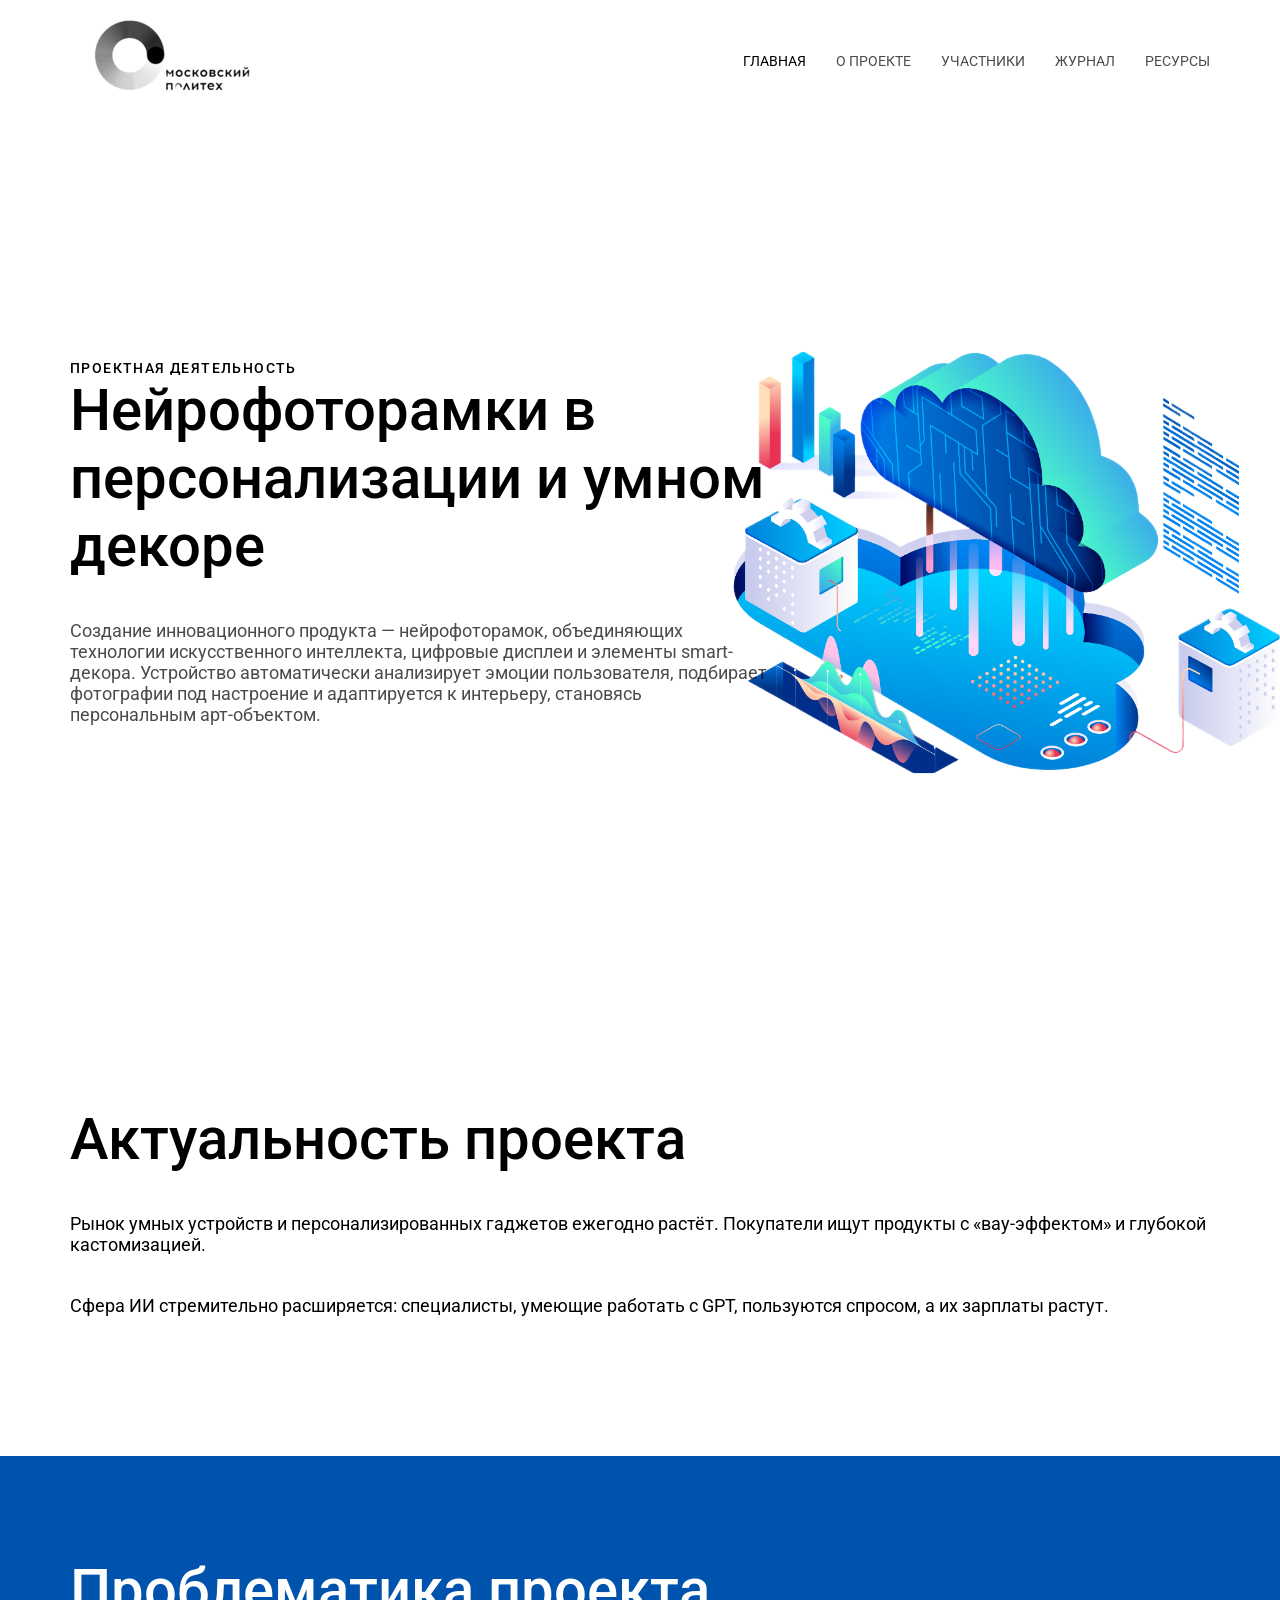
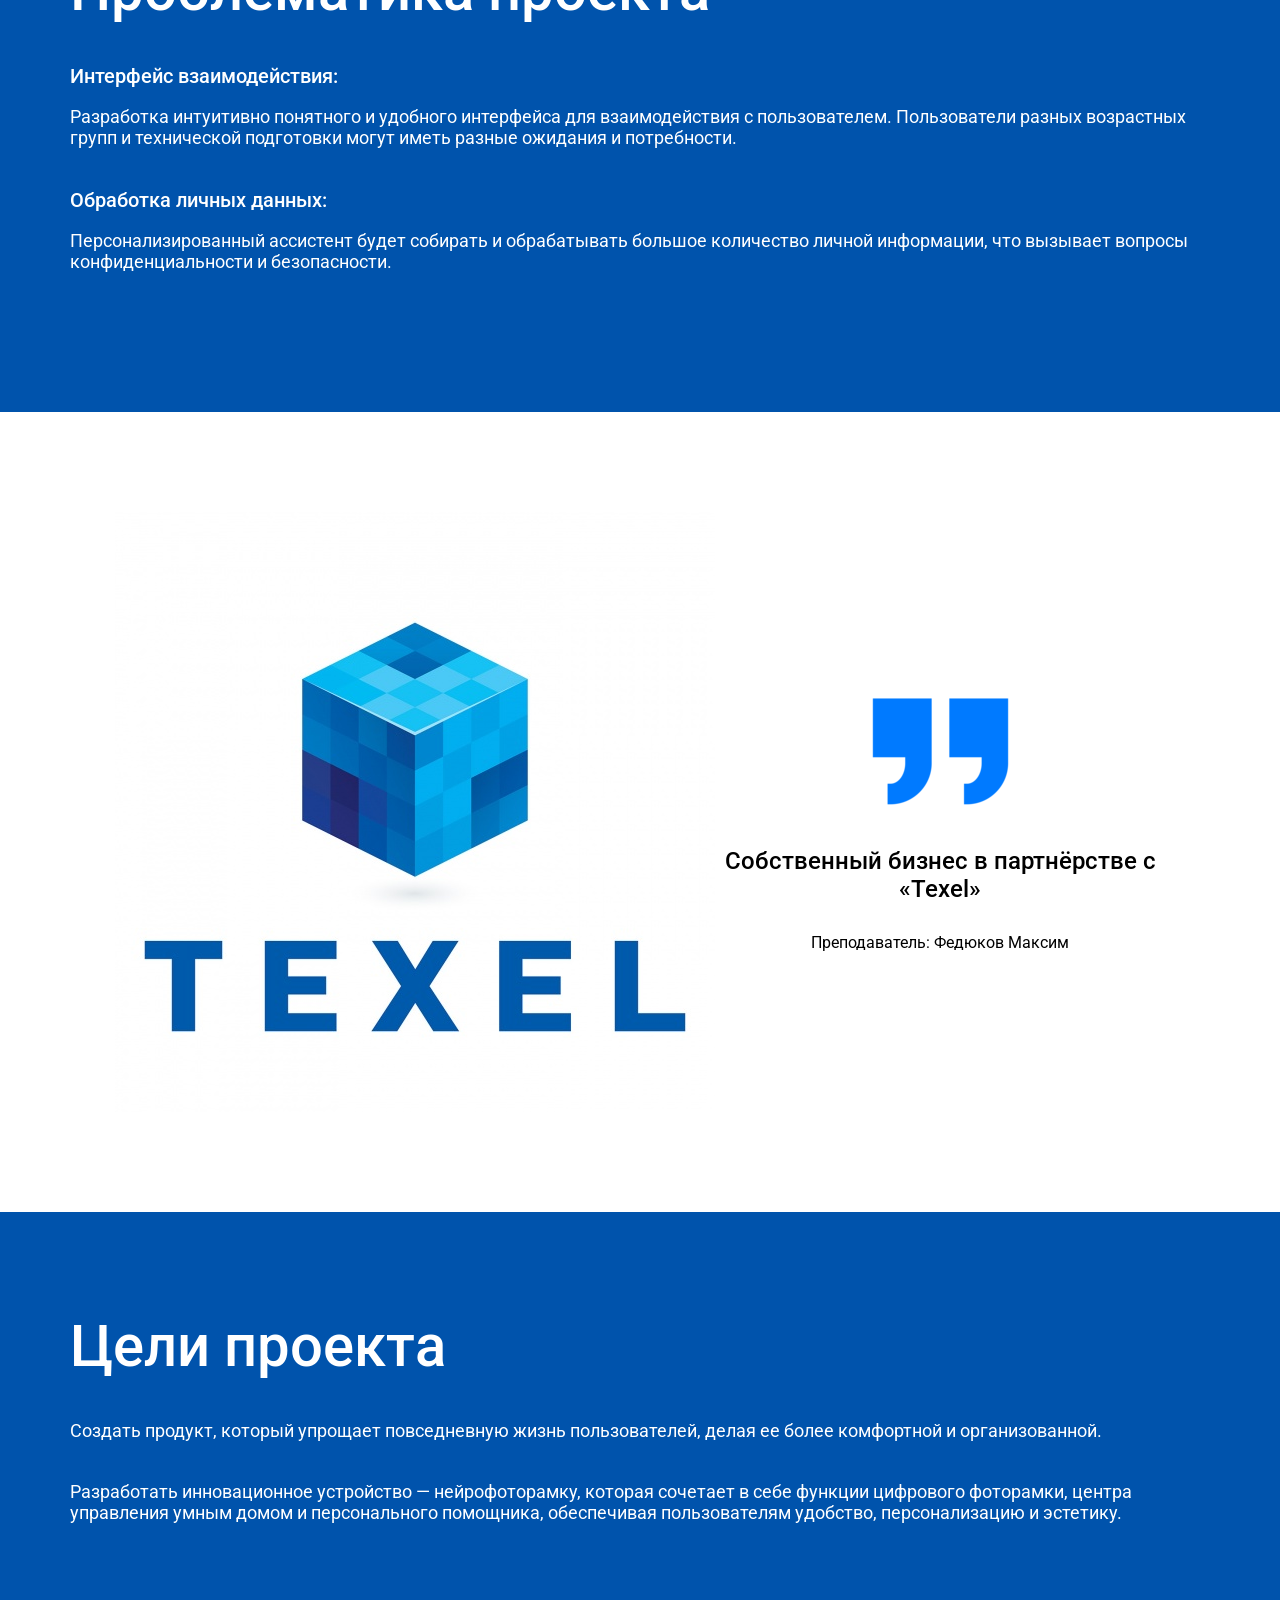
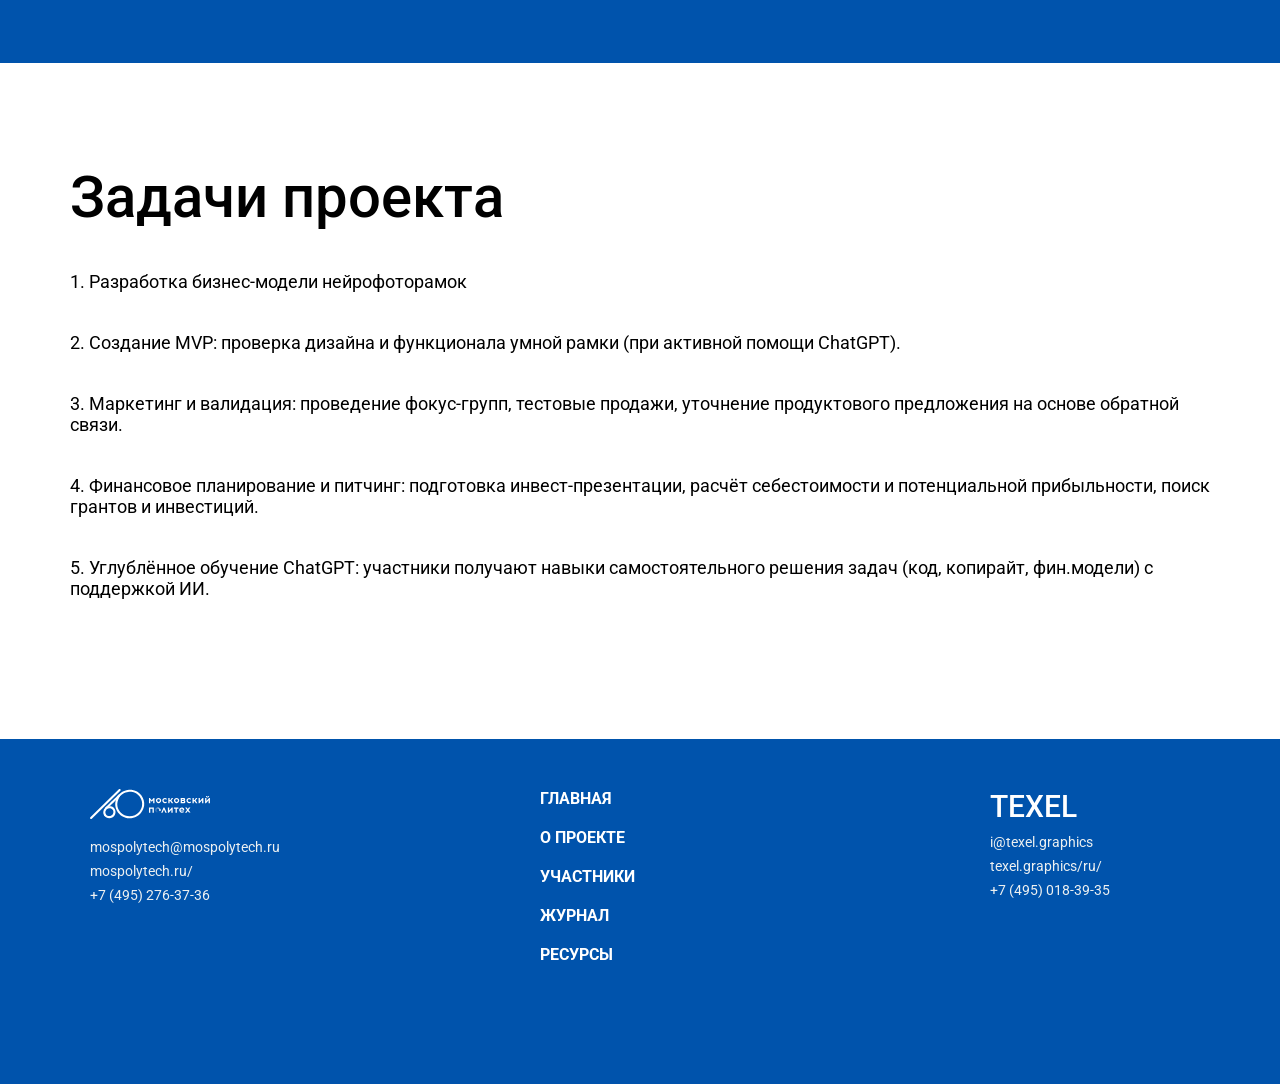
<file: index.html>
<!DOCTYPE html>
<html lang="en">
<head>
    <meta charset="UTF-8">
    <meta http-equiv="X-UA-Compatible" content="IE=edge">
    <meta name="viewport" content="width=device-width, initial-scale=1.0">
    <title>Project</title>
    <link rel="stylesheet" href="./style.css">
</head>
<body>
    <header class="header">
        <div class="container">
            <img src="./resources/logo.png" alt="Логотип" class="header__logo">

            <nav class="header__nav">
                <ul class="header__list">
                    <li><a class="active" href="#!">ГЛАВНАЯ</a></li>
                    <li><a href="#!">О ПРОЕКТЕ</a></li>
                    <li><a href="#!">УЧАСТНИКИ</a></li>
                    <li><a href="#!">ЖУРНАЛ</a></li>
                    <li><a href="#!">РЕСУРСЫ</a></li>
                </ul>
            </nav>
        </div>
        
    </header>

    <main class="main">
        <section class="welcome">
            <div class="container">
                <div class="welcome__text">

                
                    <h4 class="welcome__subtitle">ПРОЕКТНАЯ ДЕЯТЕЛЬНОСТЬ</h4>
                    <h1 class="welcome__title">Нейрофоторамки в персонализации и умном декоре</h1>
                    <p class="welcome__desc">Создание инновационного продукта — нейрофоторамок, 
                        объединяющих технологии искусственного интеллекта, 
                        цифровые дисплеи и элементы smart-декора. 
                        Устройство автоматически анализирует эмоции пользователя, 
                        подбирает фотографии под настроение и адаптируется к интерьеру, 
                        становясь персональным арт-объектом.</p>
                </div>
            </div>
        </section>

        <section class="annotation">
            <div class="container">
                <div class="annotation__text">
                    <h1 class="annotation__title">Актуальность проекта</h1>
                    <p class="annotation__desc">Рынок умных устройств и персонализированных гаджетов 
                        ежегодно растёт. Покупатели ищут продукты с «вау-эффектом» и глубокой 
                        кастомизацией.</p>
                    <p class="annotation__desc">Сфера ИИ стремительно расширяется: специалисты, умеющие 
                        работать с GPT, пользуются спросом, а их зарплаты растут.</p>
                </div>
            </div>
        </section>

        
        <section class="annotation__dark">
            <div class="container">
                <div class="annotation__text">
                    <h1 class="annotation__title">Проблематика проекта</h1>
                    <h4 class="annotation__subtitle">Интерфейс взаимодействия:</h4>
                    <p class="annotation__desc">Разработка интуитивно понятного и удобного 
                        интерфейса для взаимодействия с пользователем. Пользователи разных 
                        возрастных групп и технической подготовки могут иметь разные 
                        ожидания и потребности.</p>
                    <h4 class="annotation__subtitle">Обработка личных данных:</h4>
                    <p class="annotation__desc">Персонализированный ассистент будет собирать и 
                        обрабатывать большое количество личной информации, 
                        что вызывает вопросы конфиденциальности и безопасности.</p>
                </div>
            </div>
        </section>

        <section class="support">
            <div class="container">
                <img src="/resources/лого_texel.png" alt="" class="support__img">
                <blockquote class="support__text">
                    <p class="support__desc">Собственный бизнес в партнёрстве с «Texel»</p>
                    <cite class="support_author">Преподаватель: Федюков Максим</cite>
                </blockquote>
            </div>
        </section>

        <section class="annotation__dark">
            <div class="container">
                <div class="annotation__text">
                    <h1 class="annotation__title">Цели проекта</h1>
                    <p class="annotation__desc">Создать продукт, который упрощает повседневную 
                        жизнь пользователей, делая ее более комфортной и организованной.</p>
                    <p class="annotation__desc">Разработать инновационное устройство — 
                        нейрофоторамку, которая сочетает в себе функции цифрового фоторамки, 
                        центра управления умным домом и персонального помощника, 
                        обеспечивая пользователям удобство, персонализацию и эстетику.</p>
                </div>
            </div>
        </section>

        <section class="annotation">
            <div class="container">
                <div class="annotation__text">
                    <h1 class="annotation__title">Задачи проекта</h1>
                    <p class="annotation__desc">1. Разработка бизнес-модели нейрофоторамок</p> 
                    <p class="annotation__desc">2. Создание MVP: проверка дизайна и функционала умной рамки (при активной помощи ChatGPT).</p>
                    <p class="annotation__desc">3. Маркетинг и валидация: проведение фокус-групп, тестовые продажи, уточнение продуктового предложения на основе обратной связи.</p>
                    <p class="annotation__desc">4. Финансовое планирование и питчинг: подготовка инвест-презентации, расчёт себестоимости и потенциальной прибыльности, поиск грантов и инвестиций.</p>
                    <p class="annotation__desc">5. Углублённое обучение ChatGPT: участники получают навыки самостоятельного решения задач (код, копирайт, фин.модели) с поддержкой ИИ.</p>
                </div>
            </div>
        </section>  
    </main>
    <footer>
        <div class="container">
            <div class="footer__container">
                <!-- Первая секция - логотип и контакты -->
                <div class="footer-section">
                    <img src="/resources/mospolytech-logo-white.svg" width="300px" alt="Основной логотип" class="logo">
                    <div class="footer-links">
                        <a href="mailto:mospolytech@mospolytech.ru">mospolytech@mospolytech.ru</a>
                        <a href="https://mospolytech.ru/" target="_blank">mospolytech.ru/</a>
                        <a href="tel:+7 (495) 276-37-36" target="_blank">+7 (495) 276-37-36</a>
                    </div>
                </div>
                
                <!-- Вторая секция - меню -->
                <div class="footer-section">
                    <nav class="footer-menu">
                        <a href="#">ГЛАВНАЯ</a>
                        <a href="#">О ПРОЕКТЕ</a>
                        <a href="#">УЧАСТНИКИ</a>
                        <a href="#">ЖУРНАЛ</a>
                        <a href="#">РЕСУРСЫ</a>
                    </nav>
                </div>
                
                <!-- Третья секция - второй логотип и контакты -->
                <div class="footer-section">
                    <p class="logo-texel">TEXEL</p>
                    <div class="footer-links">
                        <a href="mailto:i@texel.graphics">i@texel.graphics</a>
                        <a href="https://texel.graphics/ru/" target="_blank">texel.graphics/ru/</a>
                        <a href="tel:+7 (495) 018-39-35" target="_blank">+7 (495) 018-39-35</a>
                    </div>
                </div>
            </div>
        </div>
    </footer>
</body>
</html>
</file>
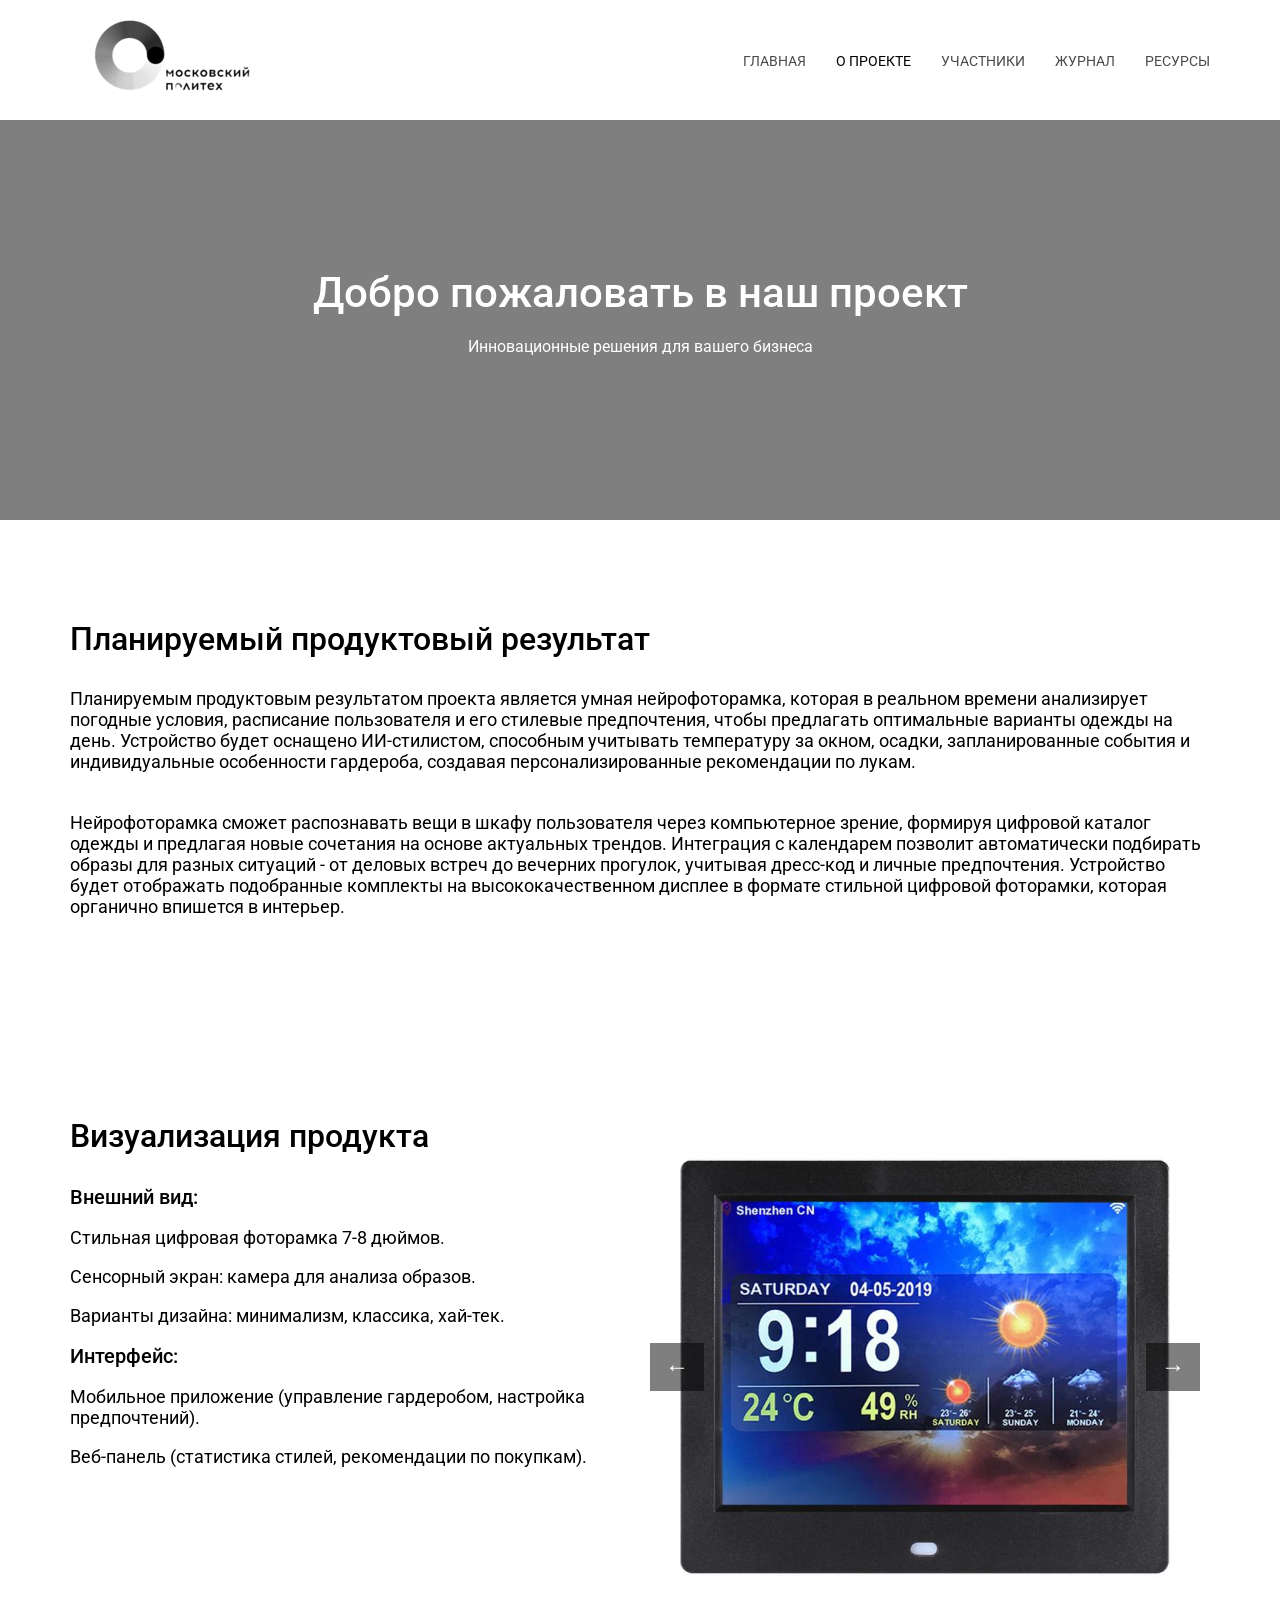
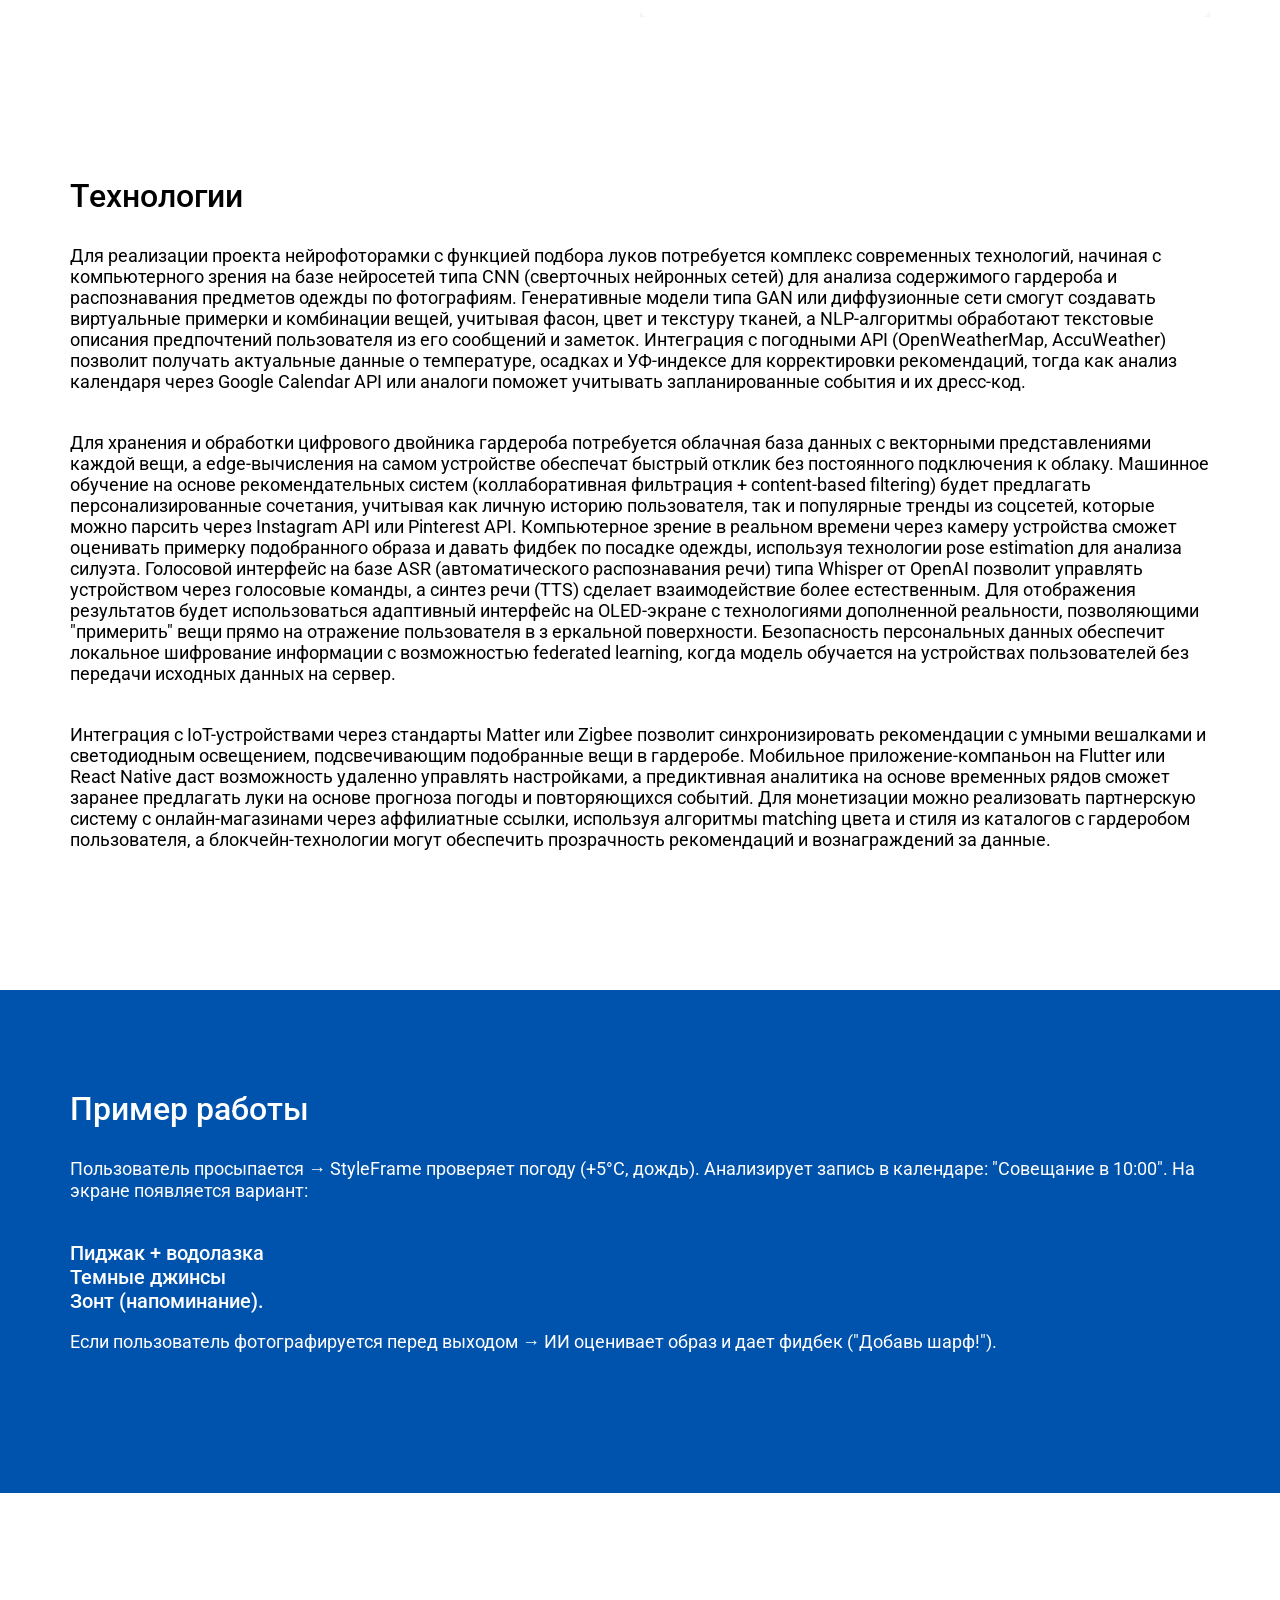
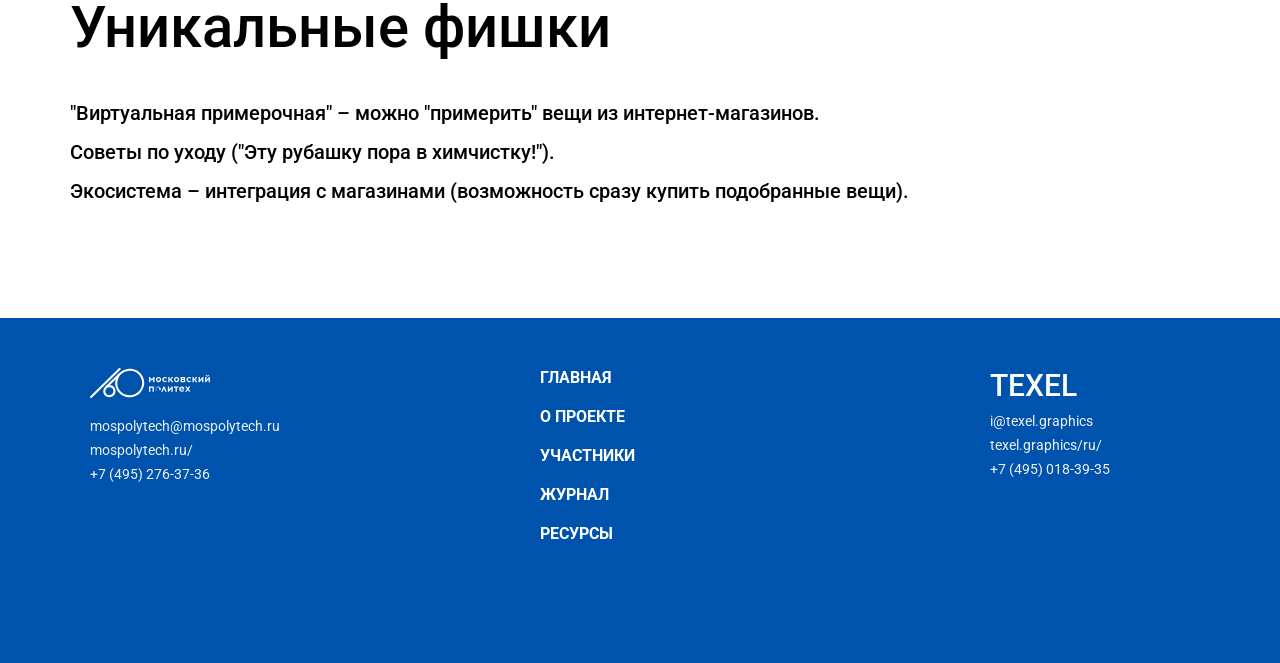
<file: about-project.html>
<!DOCTYPE html>
<html lang="en">
<head>
    <meta charset="UTF-8">
    <meta http-equiv="X-UA-Compatible" content="IE=edge">
    <meta name="viewport" content="width=device-width, initial-scale=1.0">
    <title>AboutProject</title>
    <link rel="stylesheet" href="./style.css">
    <script src="./DownloadImages.js"></script>  
    <script src="./Slider.js"></script>
</head>
<body>
    <header class="header">
        <div class="container">
            <img src="[data-uri]" data-src="./resources/logo.png" alt="Логотип" class="lazy-load header__logo">
            <nav class="header__nav">
                <ul class="header__list">
                    <li><a href="main.html">ГЛАВНАЯ</a></li>
                    <li><a class="active" href="#!">О ПРОЕКТЕ</a></li>
                    <li><a href="members.html">УЧАСТНИКИ</a></li>
                    <li><a href="log.html">ЖУРНАЛ</a></li>
                    <li><a href="links.html">РЕСУРСЫ</a></li>
                </ul>
            </nav>
        </div>
        
    </header>
    <section class="hero">
        <div class="container">
            <div class="hero-content">
                <h1>Добро пожаловать в наш проект</h1>
                <p>Инновационные решения для вашего бизнеса</p>
            </div>
        </div>
    </section>
    
    <!-- Текст с описанием -->
    <section class="annotation">
        <div class="container">
            <h2 class="title__formaintext">Планируемый продуктовый результат</h2>
            <p class="annotation__desc">Планируемым продуктовым результатом проекта является умная нейрофоторамка, 
                которая в реальном времени анализирует погодные условия, 
                расписание пользователя и его стилевые предпочтения, чтобы предлагать 
                оптимальные варианты одежды на день. Устройство будет оснащено ИИ-стилистом, 
                способным учитывать температуру за окном, осадки, запланированные события и 
                индивидуальные особенности гардероба, создавая персонализированные рекомендации по 
                лукам.</p>
            <p class="annotation__desc">Нейрофоторамка сможет распознавать вещи в шкафу пользователя через компьютерное 
                зрение, формируя цифровой каталог одежды и предлагая новые сочетания на основе актуальных 
                трендов. Интеграция с календарем позволит автоматически подбирать образы для разных 
                ситуаций - от деловых встреч до вечерних прогулок, учитывая дресс-код и личные 
                предпочтения. Устройство будет отображать подобранные комплекты на высококачественном дисплее в 
                формате стильной цифровой фоторамки, которая органично впишется в интерьер.</p>
        </div>
    </section>
    
    <!-- Картинка + текст -->
    <section class="image-text-section">
        <div class="container">
            <div class="content-wrapper">
                <div class="text-content">
                    <h2 class="title__formaintext">Визуализация продукта</h2>
                    <h4>Внешний вид:</h4>
                    <p>Стильная цифровая фоторамка 7-8 дюймов.</p>
                    <p>Сенсорный экран: камера для анализа образов.</p>
                    <p>Варианты дизайна: минимализм, классика, хай-тек.</p>
                    <h4>Интерфейс:</h4>
                    <p>Мобильное приложение (управление гардеробом, настройка предпочтений).</p>
                    <p>Веб-панель (статистика стилей, рекомендации по покупкам).</p>
                </div>
                <div class="image-content">
                    <div class="slider">
                        <div class="slides">
                            <div class="slide active">
                                <img src="./resources/пример_нейрофоторамки1.jpeg" alt="Слайд 1">
                            </div>
                            <div class="slide">
                                <img src="./resources/пример_нейрофоторамки2.jpg" alt="Слайд 2" >
                            </div>
                            <div class="slide">
                                <img src="./resources/пример_нейрофоторамки3.jpg" alt="Слайд 3" >
                            </div>
                        </div>

                        <button class="slider-btn prev">←</button>
                        <button class="slider-btn next">→</button>

                        <div class="dots">
                            <span class="dot active"></span>
                            <span class="dot"></span>
                            <span class="dot"></span>
                        </div>
                    </div>
                </div>
            </div>
        </div>
    </section>
    <!-- Текст с описанием -->
    <section class="annotation">
        <div class="container">
            <h2 class="title__formaintext">Технологии</h2>
            <p class="annotation__desc">Для реализации проекта нейрофоторамки с функцией подбора луков потребуется 
                комплекс современных технологий, начиная с компьютерного зрения на базе 
                нейросетей типа CNN (сверточных нейронных сетей) для анализа содержимого 
                гардероба и распознавания предметов одежды по фотографиям. Генеративные модели 
                типа GAN или диффузионные сети смогут создавать виртуальные примерки и 
                комбинации вещей, учитывая фасон, цвет и текстуру тканей, а NLP-алгоритмы 
                обработают текстовые описания предпочтений пользователя из его сообщений и 
                заметок. Интеграция с погодными API (OpenWeatherMap, AccuWeather) позволит 
                получать актуальные данные о температуре, осадках и УФ-индексе для 
                корректировки рекомендаций, тогда как анализ календаря через Google Calendar 
                API или аналоги поможет учитывать запланированные события и их дресс-код. </p>
            <p class="annotation__desc">Для хранения и обработки цифрового двойника гардероба потребуется облачная база 
                данных с векторными представлениями каждой вещи, а edge-вычисления на самом 
                устройстве обеспечат быстрый отклик без постоянного подключения к облаку. 
                Машинное обучение на основе рекомендательных систем (коллаборативная фильтрация 
                + content-based filtering) будет предлагать персонализированные сочетания, 
                учитывая как личную историю пользователя, так и популярные тренды из соцсетей, 
                которые можно парсить через Instagram API или Pinterest API. Компьютерное 
                зрение в реальном времени через камеру устройства сможет оценивать примерку 
                подобранного образа и давать фидбек по посадке одежды, используя технологии 
                pose estimation для анализа силуэта. Голосовой интерфейс на базе ASR 
                (автоматического распознавания речи) типа Whisper от OpenAI позволит 
                управлять устройством через голосовые команды, а синтез речи (TTS) сделает 
                взаимодействие более естественным. Для отображения результатов будет 
                использоваться адаптивный интерфейс на OLED-экране с технологиями дополненной 
                реальности, позволяющими "примерить" вещи прямо на отражение пользователя в з
                еркальной поверхности. Безопасность персональных данных обеспечит локальное 
                шифрование информации с возможностью federated learning, когда модель обучается 
                на устройствах пользователей без передачи исходных данных на сервер. </p>
            <p class="annotation__desc">Интеграция с IoT-устройствами через стандарты Matter или Zigbee позволит 
                синхронизировать рекомендации с умными вешалками и светодиодным освещением, 
                подсвечивающим подобранные вещи в гардеробе. Мобильное приложение-компаньон 
                на Flutter или React Native даст возможность удаленно управлять 
                настройками, а предиктивная аналитика на основе временных рядов сможет 
                заранее предлагать луки на основе прогноза погоды и повторяющихся событий. 
                Для монетизации можно реализовать партнерскую систему с онлайн-магазинами 
                через аффилиатные ссылки, используя алгоритмы matching цвета и стиля из 
                каталогов с гардеробом пользователя, а блокчейн-технологии могут обеспечить 
                прозрачность рекомендаций и вознаграждений за данные.</p>
        </div>
    </section>
    
    <!-- Текст с описанием -->
    <section class="annotation__dark">
        <div class="container">
            <h2 class="title__formaintext">Пример работы</h2>
            <p class="annotation__desc">Пользователь просыпается → StyleFrame проверяет погоду (+5°C, дождь).
                Анализирует запись в календаре: "Совещание в 10:00".
                На экране появляется вариант:</p>
            <h4 class="annotation__subtitle">Пиджак + водолазка</h4>
            <h4 class="annotation__subtitle">Темные джинсы</h4>
            <h4 class="annotation__subtitle">Зонт (напоминание).</h4>
            <p class="annotation__desc">Если пользователь фотографируется перед выходом → 
                ИИ оценивает образ и дает фидбек ("Добавь шарф!").</p>
        </div>
    </section>

    <section class="annotation">
        <div class="container">
            <div class="annotation__text">
                <h1 class="annotation__title">Уникальные фишки</h1>
                <h4 class="annotation__subtitle__margin">"Виртуальная примерочная" – можно "примерить" вещи из интернет-магазинов.</h4>
                <h4 class="annotation__subtitle__margin">Советы по уходу ("Эту рубашку пора в химчистку!").</h4>
                <h4 class="annotation__subtitle__margin">Экосистема – интеграция с магазинами (возможность сразу купить подобранные вещи).</h4>
            </div>
        </div>
    </section>

    <footer>
        <div class="container">
            <div class="footer__container">
                <!-- Первая секция - логотип и контакты -->
                <div class="footer-section">
                    <img src="[data-uri]" data-src="./resources/mospolytech-logo-white.svg" alt="Основной логотип" width="300px" class="lazy-load logo">
                    <div class="footer-links">
                        <a href="mailto:mospolytech@mospolytech.ru">mospolytech@mospolytech.ru</a>
                        <a href="https://mospolytech.ru/" target="_blank">mospolytech.ru/</a>
                        <a href="tel:+7 (495) 276-37-36" target="_blank">+7 (495) 276-37-36</a>
                    </div>
                </div>
                
                <!-- Вторая секция - меню -->
                <div class="footer-section">
                    <nav class="footer-menu">
                        <a href="main.html">ГЛАВНАЯ</a>
                        <a href="about-project.html">О ПРОЕКТЕ</a>
                        <a href="members.html">УЧАСТНИКИ</a>
                        <a href="log.html">ЖУРНАЛ</a>
                        <a href="links.html">РЕСУРСЫ</a>
                    </nav>
                </div>
                
                <!-- Третья секция - второй логотип и контакты -->
                <div class="footer-section">
                    <p class="logo-texel">TEXEL</p>
                    <div class="footer-links">
                        <a href="mailto:i@texel.graphics">i@texel.graphics</a>
                        <a href="https://texel.graphics/ru/" target="_blank">texel.graphics/ru/</a>
                        <a href="tel:+7 (495) 018-39-35" target="_blank">+7 (495) 018-39-35</a>
                    </div>
                </div>
            </div>
        </div>
    </footer>    

</body>
</html>
</file>
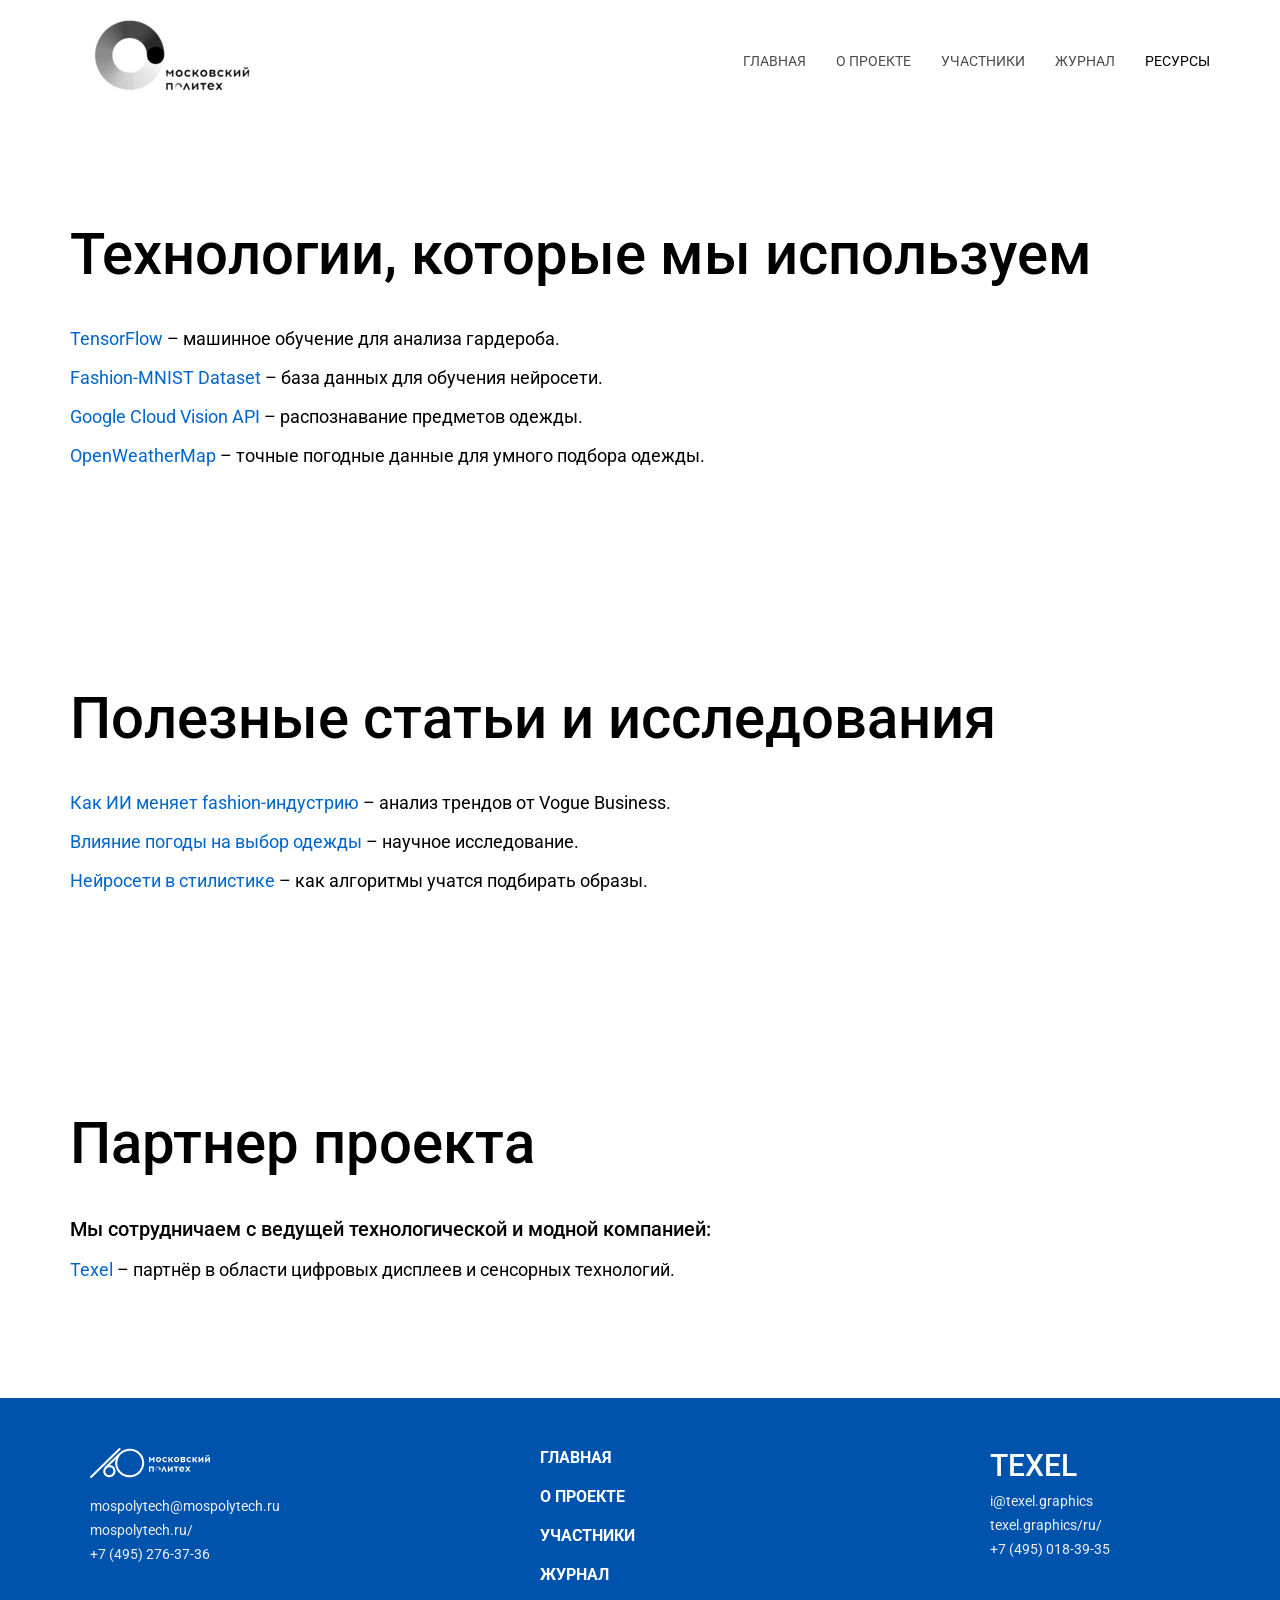
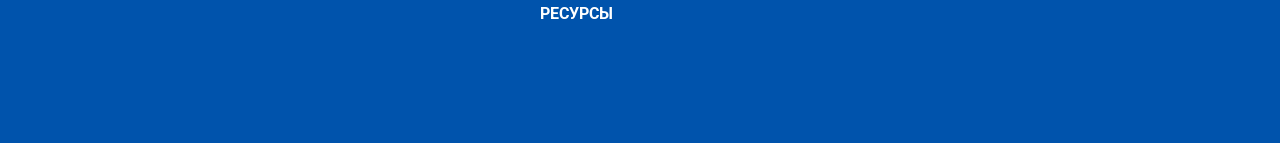
<file: links.html>
<!DOCTYPE html>
<html lang="en">
<head>
    <meta charset="UTF-8">
    <meta name="viewport" content="width=device-width, initial-scale=1.0">
    <link rel="stylesheet" href="./style.css">
    <script src="./DownloadImages.js"></script> 
    <title>Document</title>
</head>
<body>
    <header class="header">
        <div class="container">
            <img src="[data-uri]" data-src="./resources/logo.png" alt="Логотип" class="lazy-load header__logo">
            <nav class="header__nav">
                <ul class="header__list">
                    <li><a href="main.html">ГЛАВНАЯ</a></li>
                    <li><a href="about-project.html">О ПРОЕКТЕ</a></li>
                    <li><a href="members.html">УЧАСТНИКИ</a></li>
                    <li><a href="log.html">ЖУРНАЛ</a></li>
                    <li><a class="active" href="#!">РЕСУРСЫ</a></li>
                </ul>
            </nav>
        </div>
        
    </header>
    <!-- Технологии -->
    <section class="annotation">
            <div class="container">
                <div class="annotation__text">
                    <h1 class="annotation__title">Технологии, которые мы используем</h1>
                    <div class="partner-block"><p>
                    <a href="https://www.tensorflow.org/?hl=ru" class="partner-link">TensorFlow</a> 
                    – машинное обучение для анализа гардероба.</p>
                    <a href="https://github.com/zalandoresearch/fashion-mnist" class="partner-link">Fashion-MNIST Dataset</a> 
                    – база данных для обучения нейросети.</p>
                    <a href="https://cloud.google.com/vision" class="partner-link">Google Cloud Vision API</a> 
                    – распознавание предметов одежды.</p>
                    <a href="https://openweathermap.org/" class="partner-link">OpenWeatherMap</a> 
                    – точные погодные данные для умного подбора одежды.</p>
                    </div>
                    
                    </div>
            </div>
    </section>
    <!-- Полезные статьи -->
    <section class="annotation">
            <div class="container">
                <div class="annotation__text">
                    <h1 class="annotation__title">Полезные статьи и исследования</h1>
                    <div class="partner-block"><p>
                    <a href="https://www.voguebusiness.com/technology/how-ai-is-changing-fashion" class="partner-link">Как ИИ меняет fashion-индустрию</a> 
                    – анализ трендов от Vogue Business.</p>
                    <a href="https://www.sciencedirect.com/science/article/pii/S1877050920312413" class="partner-link">Влияние погоды на выбор одежды</a> 
                    – научное исследование.</p>
                    <a href="https://arxiv.org/abs/2105.06637" class="partner-link">Нейросети в стилистике</a> 
                    – как алгоритмы учатся подбирать образы.</p>
                    </div>
                    
                </div>
            </div>
    </section>
    <!-- Партнер -->
    <section class="annotation">
            <div class="container">
                <div class="annotation__text">
                    <h1 class="annotation__title">Партнер проекта</h1>
                    <h4 class="annotation__subtitle">Мы сотрудничаем с ведущей технологической и 
                        модной компанией:</h4>
                    <div class="partner-block"><p>
                    <a href="https://texel.graphics/ru/" class="partner-link">Texel</a> – 
                    партнёр в области цифровых дисплеев и сенсорных технологий.</p>
                    </div>
            </div>
        </section>
    <footer>
        <div class="container">
            <div class="footer__container">
                <!-- Первая секция - логотип и контакты -->
                <div class="footer-section">
                    <img src="[data-uri]" data-src="./resources/mospolytech-logo-white.svg" alt="Основной логотип" width="300px" class="lazy-load logo">
                    <div class="footer-links">
                        <a href="mailto:mospolytech@mospolytech.ru">mospolytech@mospolytech.ru</a>
                        <a href="https://mospolytech.ru/" target="_blank">mospolytech.ru/</a>
                        <a href="tel:+7 (495) 276-37-36" target="_blank">+7 (495) 276-37-36</a>
                    </div>
                </div>
                
                <!-- Вторая секция - меню -->
                <div class="footer-section">
                    <nav class="footer-menu">
                        <a href="main.html">ГЛАВНАЯ</a>
                        <a href="about-project.html">О ПРОЕКТЕ</a>
                        <a href="members.html">УЧАСТНИКИ</a>
                        <a href="log.html">ЖУРНАЛ</a>
                        <a href="links.html">РЕСУРСЫ</a>
                    </nav>
                </div>
                
                <!-- Третья секция - второй логотип и контакты -->
                <div class="footer-section">
                    <p class="logo-texel">TEXEL</p>
                    <div class="footer-links">
                        <a href="mailto:i@texel.graphics">i@texel.graphics</a>
                        <a href="https://texel.graphics/ru/" target="_blank">texel.graphics/ru/</a>
                        <a href="tel:+7 (495) 018-39-35" target="_blank">+7 (495) 018-39-35</a>
                    </div>
                </div>
            </div>
        </div>
    </footer>
</body>
</html>
</file>
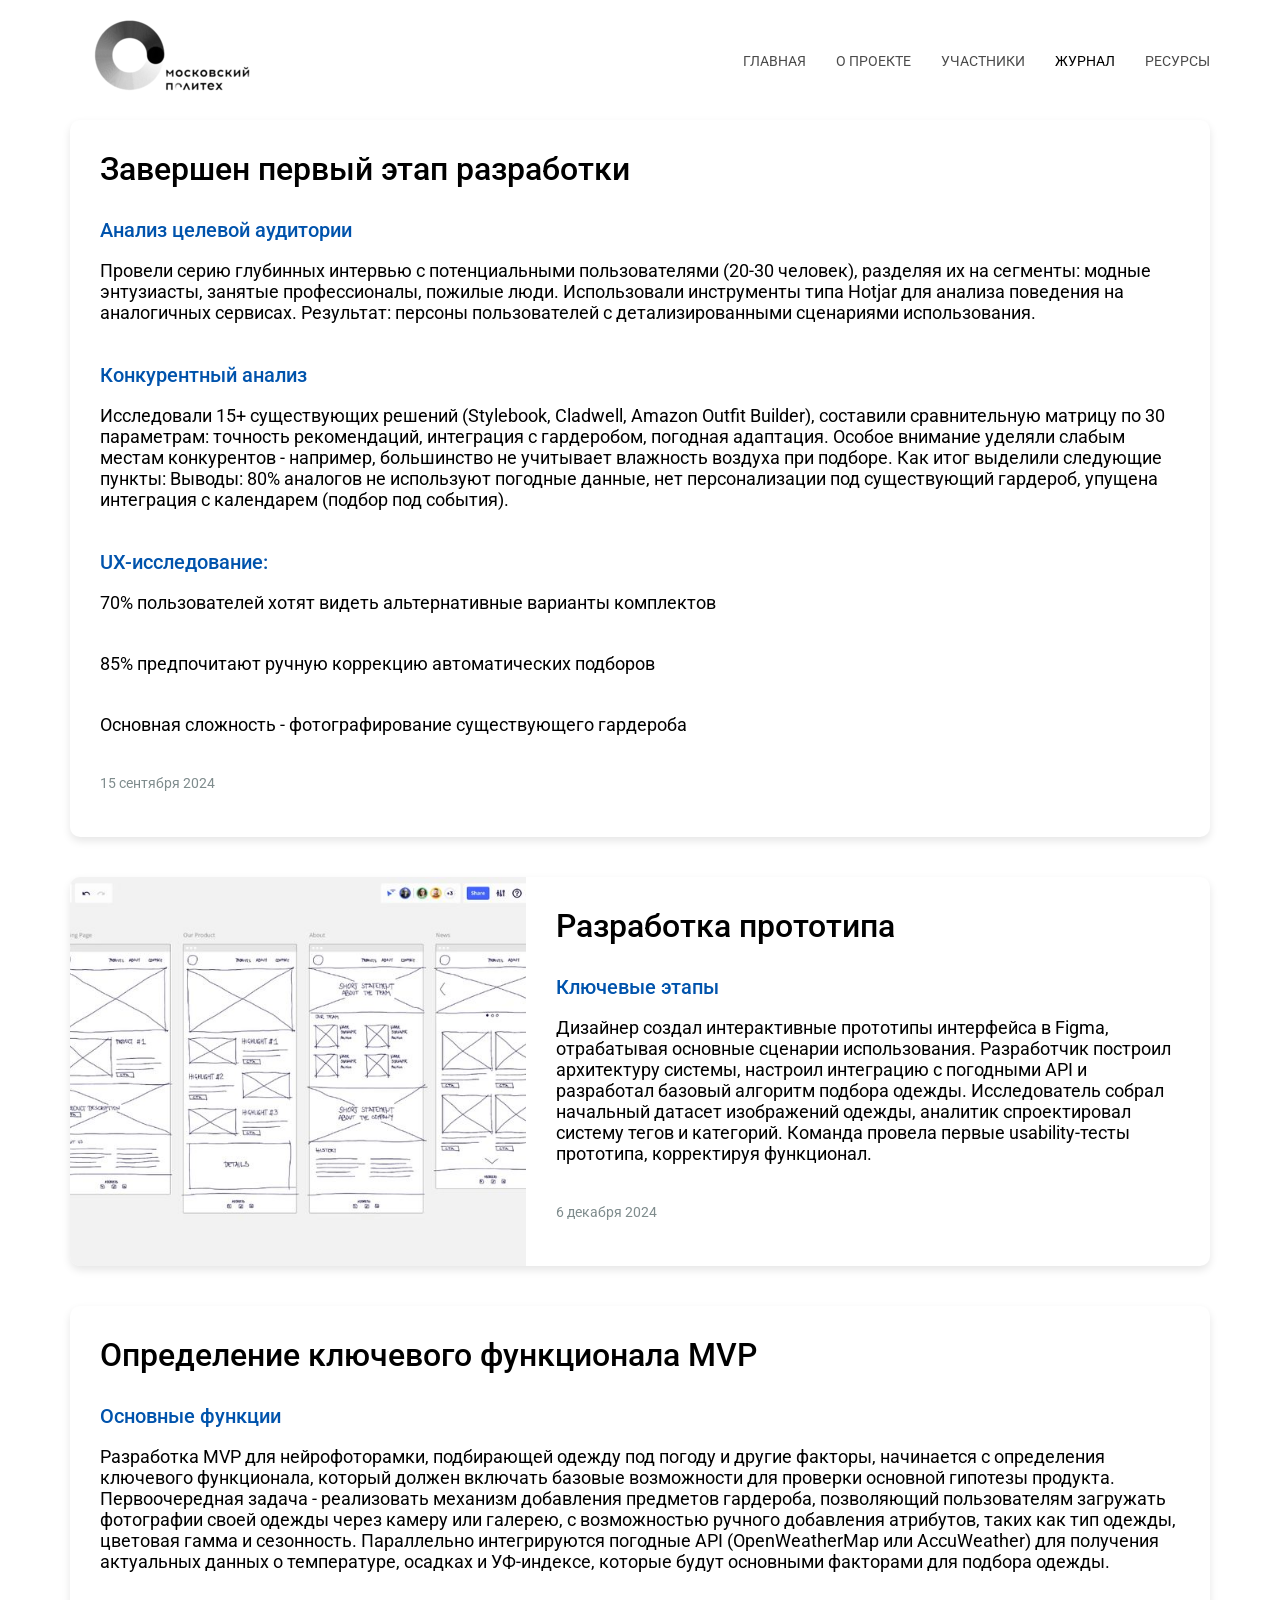
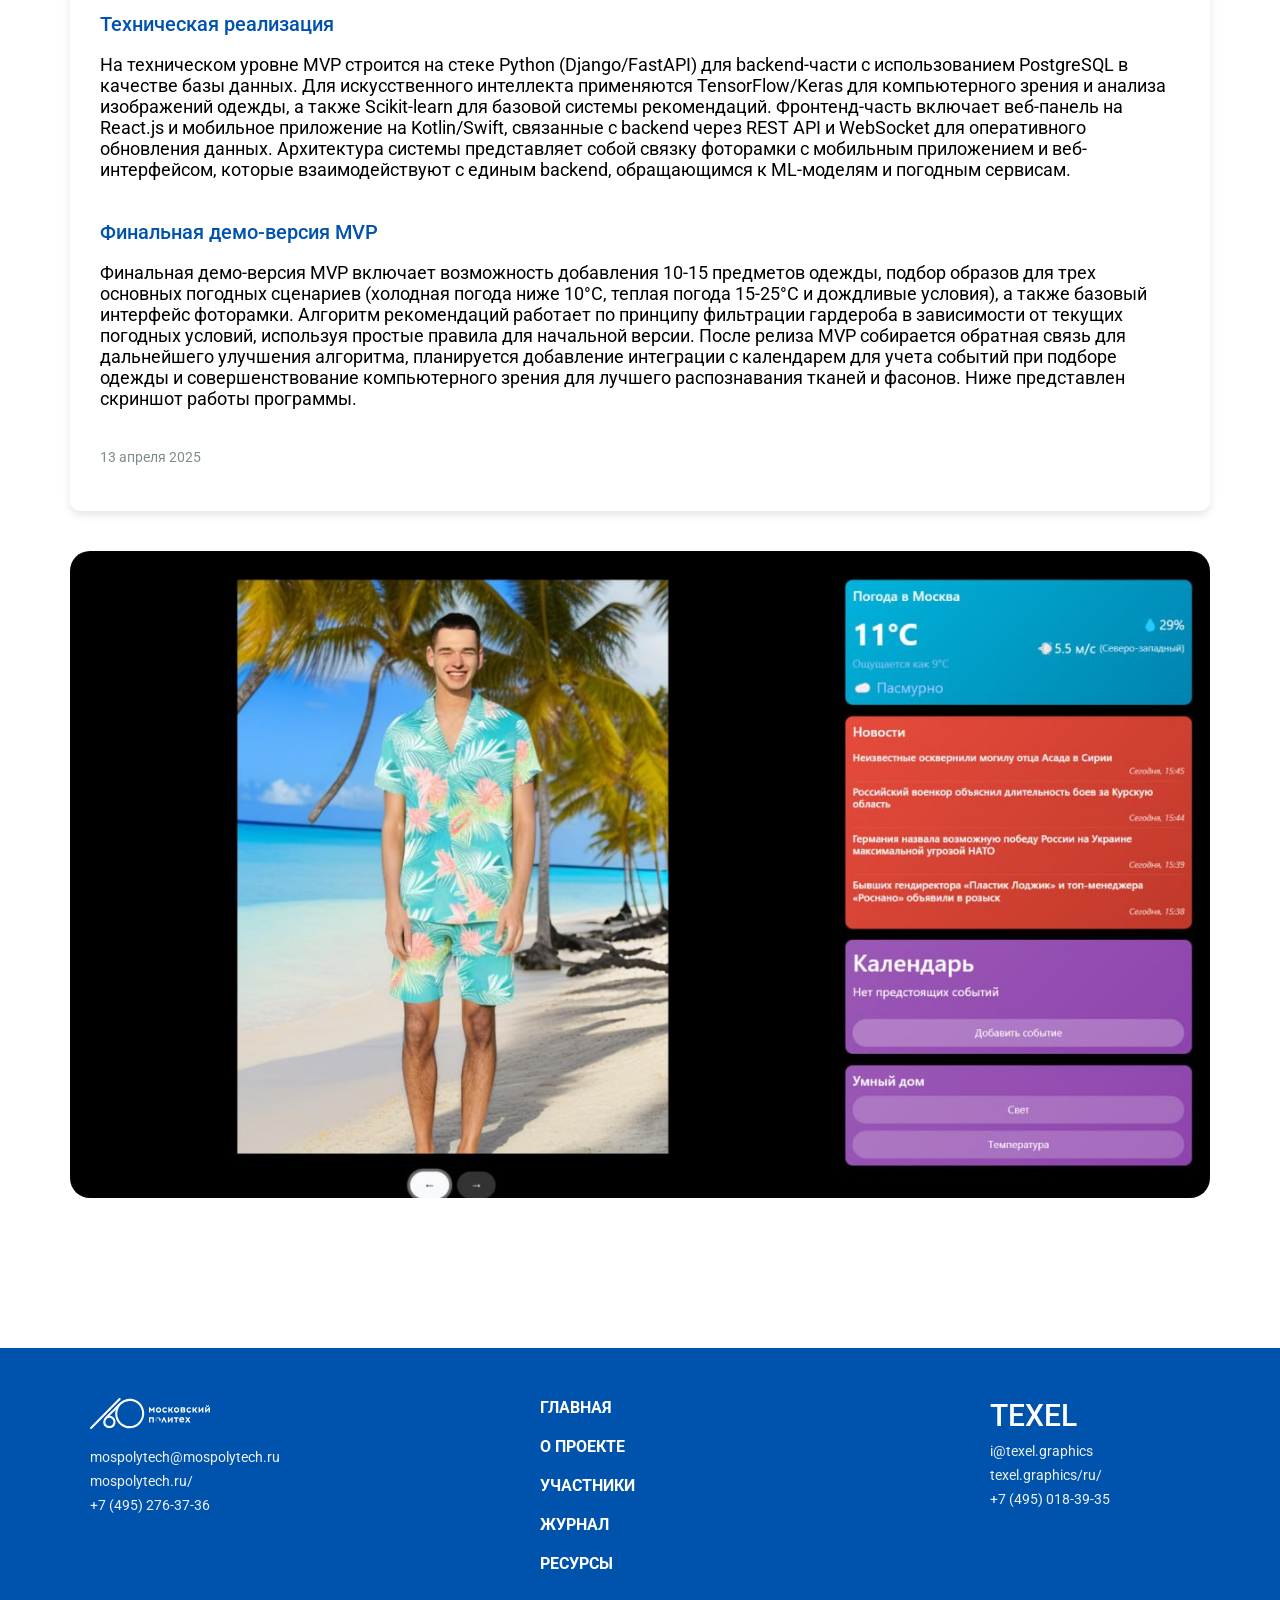
<file: log.html>
<!DOCTYPE html>
<html lang="en">
<head>
    <meta charset="UTF-8">
    <meta name="viewport" content="width=device-width, initial-scale=1.0">
    <link rel="stylesheet" href="./style.css">
    <script src="./DownloadImages.js"></script> 
    <title>Document</title>
</head>
<body>
    <header class="header">
        <div class="container">
            <img src="[data-uri]" data-src="./resources/logo.png" alt="Логотип" class="lazy-load header__logo">
            <nav class="header__nav">
                <ul class="header__list">
                    <li><a href="main.html">ГЛАВНАЯ</a></li>
                    <li><a href="about-project.html">О ПРОЕКТЕ</a></li>
                    <li><a href="members.html">УЧАСТНИКИ</a></li>
                    <li><a class="active" href="!#">ЖУРНАЛ</a></li>
                    <li><a href="links.html">РЕСУРСЫ</a></li>
                </ul>
            </nav>
        </div>
        
    </header>
    <div class="container">
        <div class="news-container">
            <!-- Пост 1 -->
            <div class="news-post">
                
                <div class="news-content">
                    <h2 class="title__formaintext">Завершен первый этап разработки</h2>
                    <h3 class="annotation__subtitle">Анализ целевой аудитории</h3>
                    <p class="annotation__desc">
                        Провели серию глубинных интервью с потенциальными пользователями (20-30 человек), 
                        разделяя их на сегменты: модные энтузиасты, занятые профессионалы, пожилые люди. 
                        Использовали инструменты типа Hotjar для анализа поведения на аналогичных сервисах. 
                        Результат: персоны пользователей с детализированными сценариями использования.
                    </p>
                    <h3 class="annotation__subtitle">Конкурентный анализ</h3>
                    <p class="annotation__desc">
                        Исследовали 15+ существующих решений (Stylebook, Cladwell, Amazon Outfit Builder), 
                        составили сравнительную матрицу по 30 параметрам: точность рекомендаций, интеграция 
                        с гардеробом, погодная адаптация. Особое внимание уделяли слабым местам конкурентов - 
                        например, большинство не учитывает влажность воздуха при подборе. Как итог выделили следующие 
                        пункты: Выводы: 80% аналогов не используют погодные данные, нет персонализации под 
                        существующий гардероб, упущена интеграция с календарем (подбор под события).
                    </p>
                    <h3 class="annotation__subtitle">UX-исследование:</h3>
                    <p class="annotation__desc">70% пользователей хотят видеть альтернативные варианты комплектов</p>
                    <p class="annotation__desc">85% предпочитают ручную коррекцию автоматических подборов</p>
                    <p class="annotation__desc">Основная сложность - фотографирование существующего гардероба</p>
                    <p class="member-position">15 сентября 2024</p>
                </div>
            </div>

            <!-- Пост 2 -->
            <div class="news-post">
                <div class="news-image">
                    <img src="[data-uri]" data-src="./resources/прототип интерфейса.jpg" alt="Разработка прототипа" class="lazy-load">
                </div>
                <div class="news-content">
                    <h2 class="title__formaintext">Разработка прототипа</h2>
                    <h3 class="annotation__subtitle">Ключевые этапы</h3>
                    <p class="annotation__desc">
                        Дизайнер создал интерактивные прототипы интерфейса в Figma, отрабатывая 
                        основные сценарии использования. Разработчик построил 
                        архитектуру системы, настроил интеграцию с погодными API и 
                        разработал базовый алгоритм подбора одежды. Исследователь собрал 
                        начальный датасет изображений одежды, аналитик спроектировал систему тегов 
                        и категорий. 
                        Команда провела первые usability-тесты прототипа, корректируя функционал.
                    </p>
                    
            
                    <p class="member-position">6 декабря 2024</p>
                </div>
            </div>

            <!-- Пост 3 -->
            <div class="news-post">
                <div class="news-content">
                    <h2 class="title__formaintext">Определение ключевого функционала MVP</h2>
                    <h3 class="annotation__subtitle">Основные функции</h3>
                    <p class="annotation__desc">
                        Разработка MVP для нейрофоторамки, подбирающей одежду под погоду и другие факторы, 
                        начинается с определения ключевого функционала, который должен включать 
                        базовые возможности для проверки основной гипотезы продукта. Первоочередная 
                        задача - реализовать механизм добавления предметов гардероба, позволяющий 
                        пользователям загружать фотографии своей одежды через камеру или галерею, с 
                        возможностью ручного добавления атрибутов, таких как тип одежды, цветовая гамма 
                        и сезонность. Параллельно интегрируются погодные API (OpenWeatherMap или AccuWeather) для получения актуальных данных о температуре, 
                        осадках и УФ-индексе, которые будут основными факторами для подбора одежды.
                    </p>
                    <h3 class="annotation__subtitle">Техническая реализация</h3>
                    <p class="annotation__desc">
                        На техническом уровне MVP строится на стеке Python (Django/FastAPI) для backend-части 
                        с использованием PostgreSQL в качестве базы данных. Для искусственного интеллекта 
                        применяются TensorFlow/Keras для компьютерного зрения и анализа изображений одежды, 
                        а также Scikit-learn для базовой системы рекомендаций. Фронтенд-часть включает 
                        веб-панель на React.js и мобильное приложение на Kotlin/Swift, связанные с backend 
                        через REST API и WebSocket для оперативного обновления данных. Архитектура системы 
                        представляет собой связку фоторамки с мобильным приложением и веб-интерфейсом, 
                        которые взаимодействуют с единым backend, обращающимся к ML-моделям и погодным сервисам.
                    </p>
                    <h3 class="annotation__subtitle">Финальная демо-версия MVP</h3>
                    <p class="annotation__desc">
                        Финальная демо-версия MVP включает возможность добавления 10-15 предметов одежды, 
                        подбор образов для трех основных погодных сценариев (холодная погода ниже 10°C, 
                        теплая погода 15-25°C и дождливые условия), а также базовый интерфейс фоторамки. 
                        Алгоритм рекомендаций работает по принципу фильтрации гардероба в зависимости от 
                        текущих погодных условий, используя простые правила для начальной версии. 
                        После релиза MVP собирается обратная связь для дальнейшего улучшения алгоритма, 
                        планируется добавление интеграции с календарем для учета событий при подборе одежды и 
                        совершенствование компьютерного зрения для лучшего распознавания тканей и фасонов. 
                        Ниже представлен скриншот работы программы.
                    </p>
                    <p class="member-position">13 апреля 2025</p>
                </div>
            </div>
            <!-- Фотография для поста 3 -->
            <img src="[data-uri]" data-src="./resources/фоторамка_скрин.png" alt="Прототип нейрофоторамки" class="lazy-load img__prototype">
        </div>
    </div>
    <footer>
        <div class="container">
            <div class="footer__container">
                <!-- Первая секция - логотип и контакты -->
                <div class="footer-section">
                    <img src="[data-uri]" data-src="./resources/mospolytech-logo-white.svg" alt="Основной логотип" width="300px" class="lazy-load logo">
                    <div class="footer-links">
                        <a href="mailto:mospolytech@mospolytech.ru">mospolytech@mospolytech.ru</a>
                        <a href="https://mospolytech.ru/" target="_blank">mospolytech.ru/</a>
                        <a href="tel:+7 (495) 276-37-36" target="_blank">+7 (495) 276-37-36</a>
                    </div>
                </div>
                
                <!-- Вторая секция - меню -->
                <div class="footer-section">
                    <nav class="footer-menu">
                        <a href="main.html">ГЛАВНАЯ</a>
                        <a href="about-project.html">О ПРОЕКТЕ</a>
                        <a href="members.html">УЧАСТНИКИ</a>
                        <a class="active" href="#!">ЖУРНАЛ</a>
                        <a href="links.html">РЕСУРСЫ</a>
                    </nav>
                </div>
                
                <!-- Третья секция - второй логотип и контакты -->
                <div class="footer-section">
                    <p class="logo-texel">TEXEL</p>
                    <div class="footer-links">
                        <a href="mailto:i@texel.graphics">i@texel.graphics</a>
                        <a href="https://texel.graphics/ru/" target="_blank">texel.graphics/ru/</a>
                        <a href="tel:+7 (495) 018-39-35" target="_blank">+7 (495) 018-39-35</a>
                    </div>
                </div>
            </div>
        </div>
    </footer>
</body>
</html>
</file>
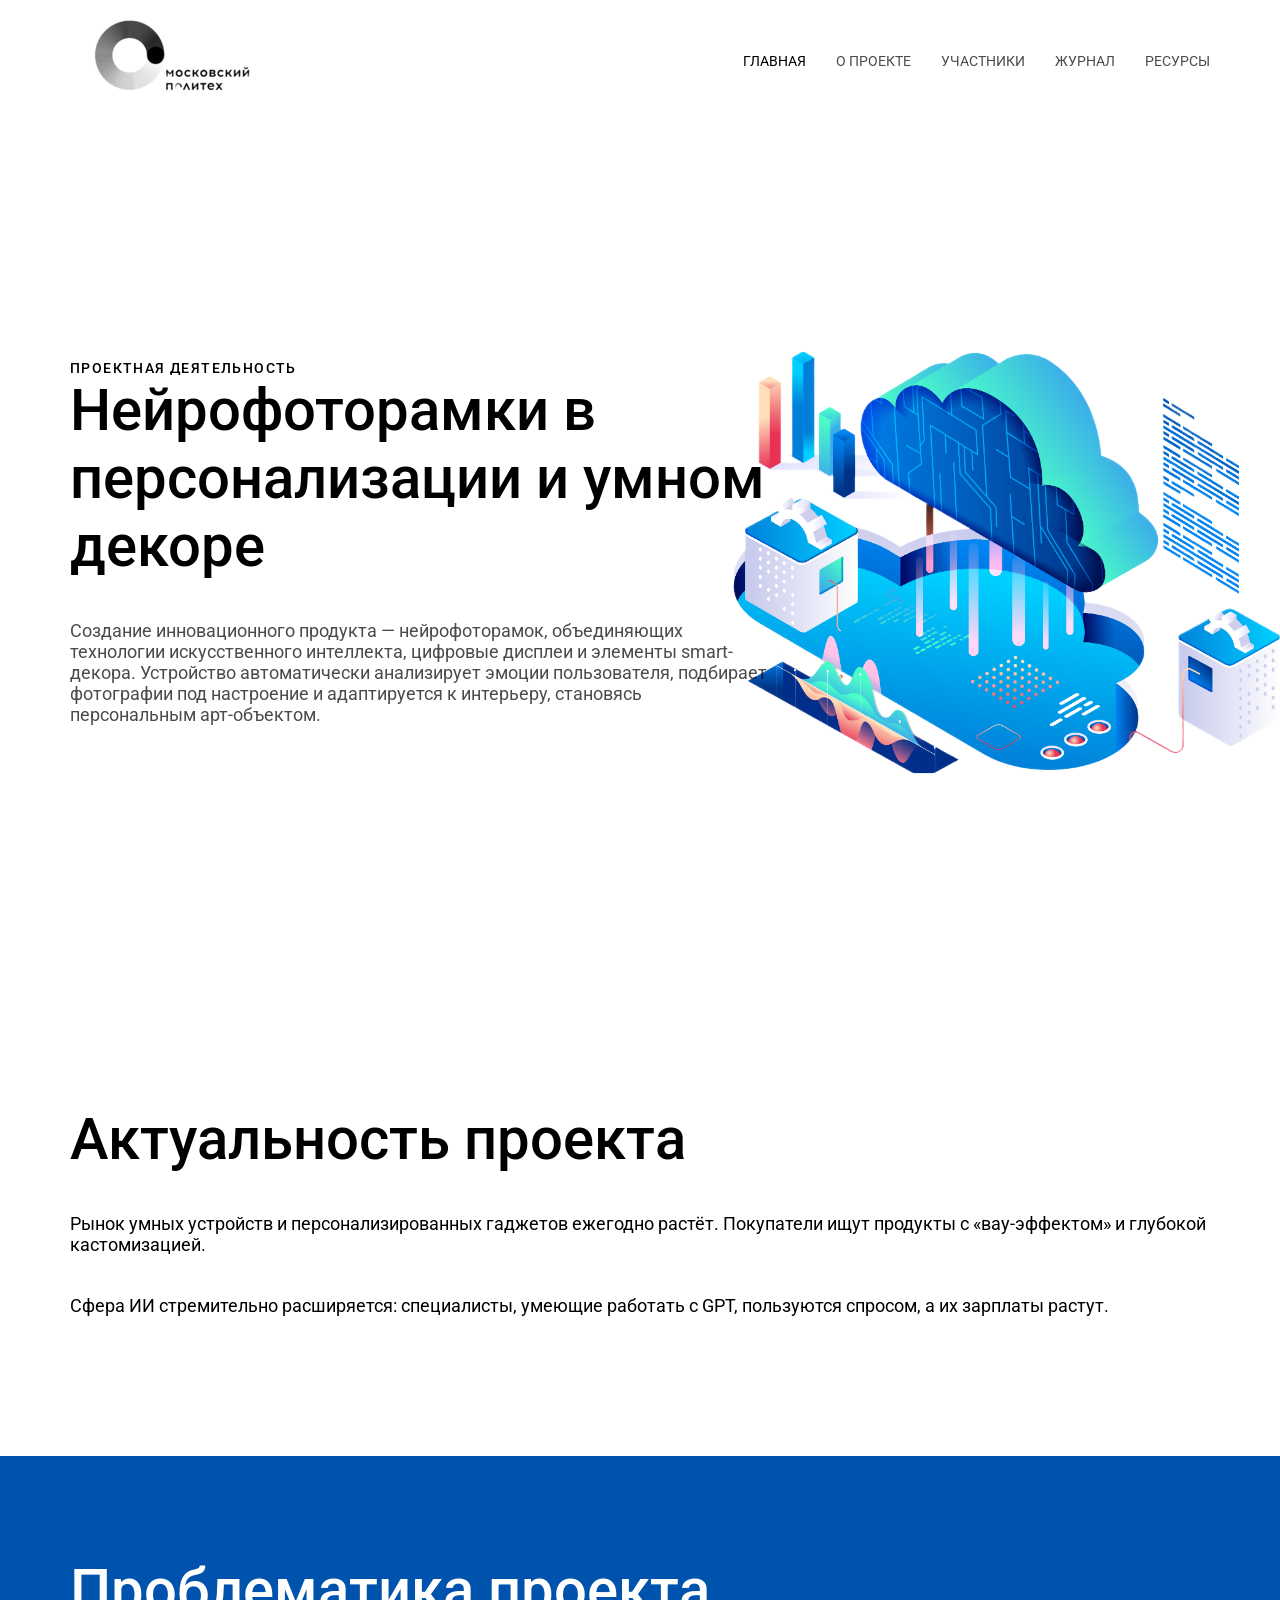
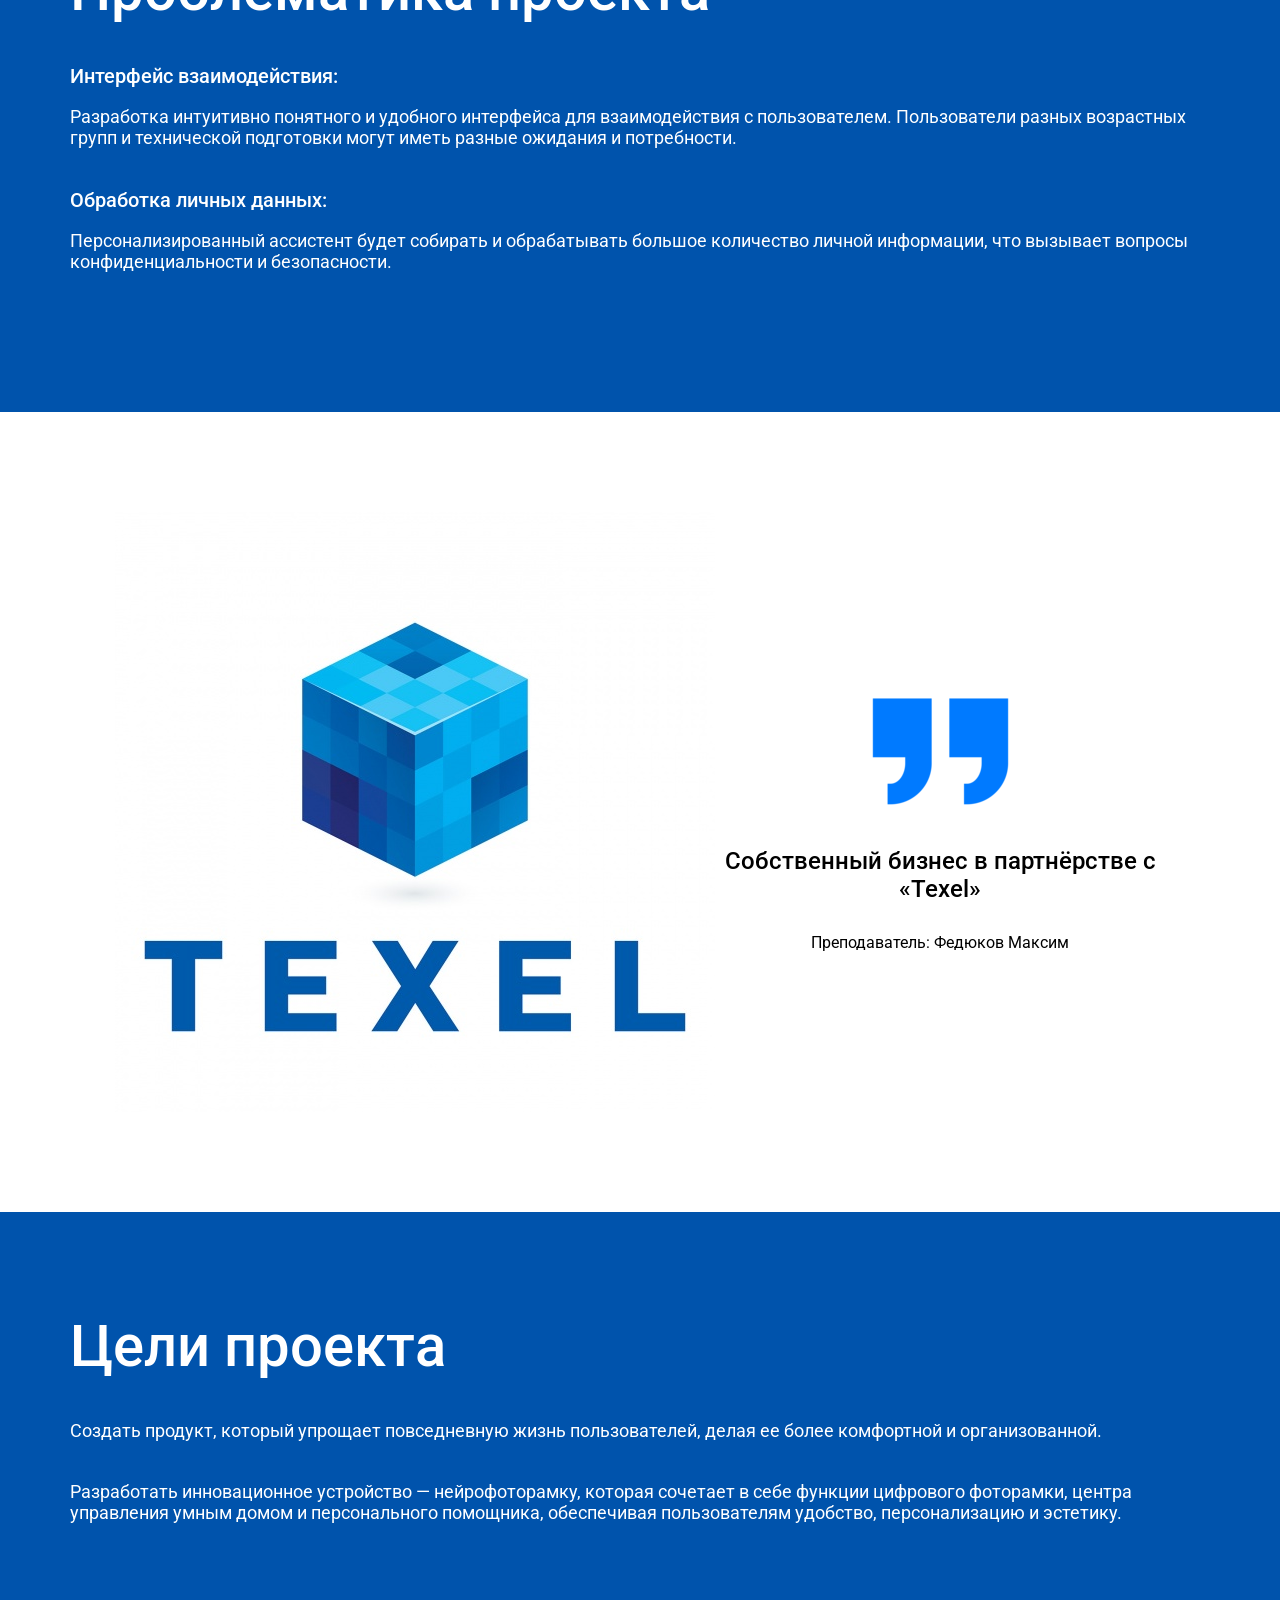
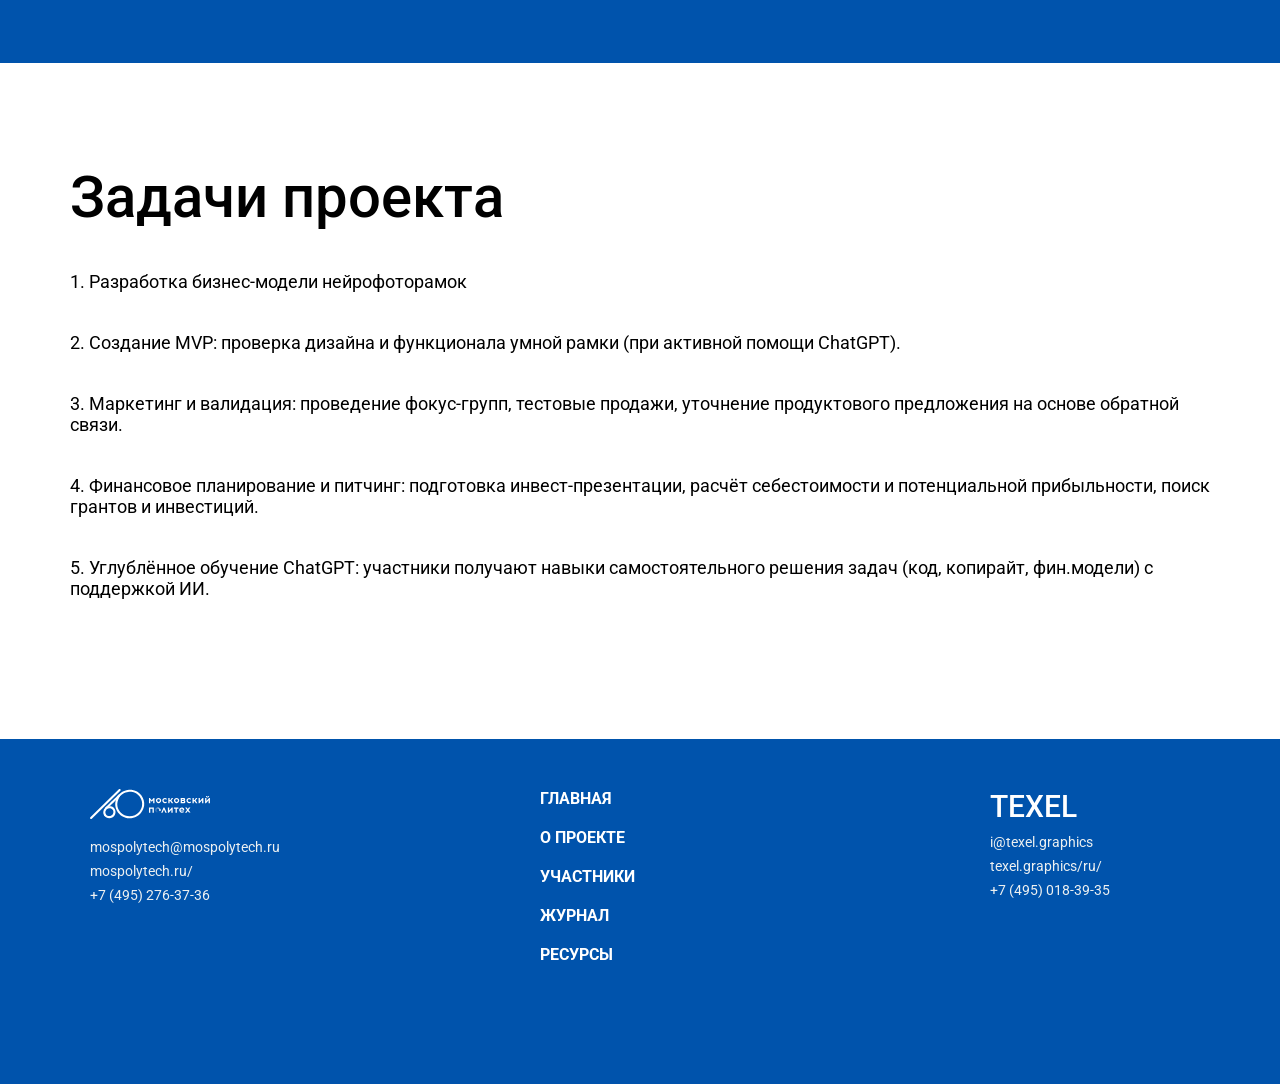
<file: main.html>
<!DOCTYPE html>
<html lang="en">
<head>
    <meta charset="UTF-8">
    <meta http-equiv="X-UA-Compatible" content="IE=edge">
    <meta name="viewport" content="width=device-width, initial-scale=1.0">
    <title>Main</title>
    <link rel="stylesheet" href="./style.css">
    <script src="./DownloadImages.js"></script> 
</head>
<body>
    <header class="header">
        <div class="container">
            <img src="[data-uri]" data-src="./resources/logo.png" alt="Логотип" class="lazy-load header__logo">
            <nav class="header__nav">
                <ul class="header__list">
                    <li><a class="active" href="#!">ГЛАВНАЯ</a></li>
                    <li><a href="about-project.html">О ПРОЕКТЕ</a></li>
                    <li><a href="members.html">УЧАСТНИКИ</a></li>
                    <li><a href="log.html">ЖУРНАЛ</a></li>
                    <li><a href="links.html">РЕСУРСЫ</a></li>
                </ul>
            </nav>
        </div>
        
    </header>
    <!-- Приветственная секция -->
    <main class="main">
        <section class="welcome">
            <div class="container">
                <div class="welcome__text">

                
                    <h4 class="welcome__subtitle">ПРОЕКТНАЯ ДЕЯТЕЛЬНОСТЬ</h4>
                    <h1 class="welcome__title">Нейрофоторамки в персонализации и умном декоре</h1>
                    <p class="welcome__desc">Создание инновационного продукта — нейрофоторамок, 
                        объединяющих технологии искусственного интеллекта, 
                        цифровые дисплеи и элементы smart-декора. 
                        Устройство автоматически анализирует эмоции пользователя, 
                        подбирает фотографии под настроение и адаптируется к интерьеру, 
                        становясь персональным арт-объектом.</p>
                </div>
            </div>
        </section>

        <section class="annotation">
            <div class="container">
                <div class="annotation__text">
                    <h1 class="annotation__title">Актуальность проекта</h1>
                    <p class="annotation__desc">Рынок умных устройств и персонализированных гаджетов 
                        ежегодно растёт. Покупатели ищут продукты с «вау-эффектом» и глубокой 
                        кастомизацией.</p>
                    <p class="annotation__desc">Сфера ИИ стремительно расширяется: специалисты, умеющие 
                        работать с GPT, пользуются спросом, а их зарплаты растут.</p>
                </div>
            </div>
        </section>

        
        <section class="annotation__dark">
            <div class="container">
                <div class="annotation__text">
                    <h1 class="annotation__title">Проблематика проекта</h1>
                    <h4 class="annotation__subtitle">Интерфейс взаимодействия:</h4>
                    <p class="annotation__desc">Разработка интуитивно понятного и удобного 
                        интерфейса для взаимодействия с пользователем. Пользователи разных 
                        возрастных групп и технической подготовки могут иметь разные 
                        ожидания и потребности.</p>
                    <h4 class="annotation__subtitle">Обработка личных данных:</h4>
                    <p class="annotation__desc">Персонализированный ассистент будет собирать и 
                        обрабатывать большое количество личной информации, 
                        что вызывает вопросы конфиденциальности и безопасности.</p>
                </div>
            </div>
        </section>

        <section class="support">
            <div class="container">
                <img src="[data-uri]" data-src="./resources/лого_texel.png" alt="texel" class="lazy-load support__img">
                <blockquote class="support__text">
                    <p class="support__desc">Собственный бизнес в партнёрстве с «Texel»</p>
                    <cite class="support_author">Преподаватель: Федюков Максим</cite>
                </blockquote>
            </div>
        </section>

        <section class="annotation__dark">
            <div class="container">
                <div class="annotation__text">
                    <h1 class="annotation__title">Цели проекта</h1>
                    <p class="annotation__desc">Создать продукт, который упрощает повседневную 
                        жизнь пользователей, делая ее более комфортной и организованной.</p>
                    <p class="annotation__desc">Разработать инновационное устройство — 
                        нейрофоторамку, которая сочетает в себе функции цифрового фоторамки, 
                        центра управления умным домом и персонального помощника, 
                        обеспечивая пользователям удобство, персонализацию и эстетику.</p>
                </div>
            </div>
        </section>

        <section class="annotation">
            <div class="container">
                <div class="annotation__text">
                    <h1 class="annotation__title">Задачи проекта</h1>
                    <p class="annotation__desc">1. Разработка бизнес-модели нейрофоторамок</p> 
                    <p class="annotation__desc">2. Создание MVP: проверка дизайна и функционала умной рамки (при активной помощи ChatGPT).</p>
                    <p class="annotation__desc">3. Маркетинг и валидация: проведение фокус-групп, тестовые продажи, уточнение продуктового предложения на основе обратной связи.</p>
                    <p class="annotation__desc">4. Финансовое планирование и питчинг: подготовка инвест-презентации, расчёт себестоимости и потенциальной прибыльности, поиск грантов и инвестиций.</p>
                    <p class="annotation__desc">5. Углублённое обучение ChatGPT: участники получают навыки самостоятельного решения задач (код, копирайт, фин.модели) с поддержкой ИИ.</p>
                </div>
            </div>
        </section>  
    </main>
    <footer>
        <div class="container">
            <div class="footer__container">
                <!-- Первая секция - логотип и контакты -->
                <div class="footer-section">
                    <img src="[data-uri]" data-src="./resources/mospolytech-logo-white.svg" alt="Основной логотип" width="300px" class="lazy-load logo">
                    <div class="footer-links">
                        <a href="mailto:mospolytech@mospolytech.ru">mospolytech@mospolytech.ru</a>
                        <a href="https://mospolytech.ru/" target="_blank">mospolytech.ru/</a>
                        <a href="tel:+7 (495) 276-37-36" target="_blank">+7 (495) 276-37-36</a>
                    </div>
                </div>
                
                <!-- Вторая секция - меню -->
                <div class="footer-section">
                    <nav class="footer-menu">
                        <a href="main.html">ГЛАВНАЯ</a>
                        <a href="about-project.html">О ПРОЕКТЕ</a>
                        <a href="members.html">УЧАСТНИКИ</a>
                        <a href="log.html">ЖУРНАЛ</a>
                        <a href="links.html">РЕСУРСЫ</a>
                    </nav>
                </div>
                
                <!-- Третья секция - второй логотип и контакты -->
                <div class="footer-section">
                    <p class="logo-texel">TEXEL</p>
                    <div class="footer-links">
                        <a href="mailto:i@texel.graphics">i@texel.graphics</a>
                        <a href="https://texel.graphics/ru/" target="_blank">texel.graphics/ru/</a>
                        <a href="tel:+7 (495) 018-39-35" target="_blank">+7 (495) 018-39-35</a>
                    </div>
                </div>
            </div>
        </div>
    </footer>
    
</body>
</html>
</file>
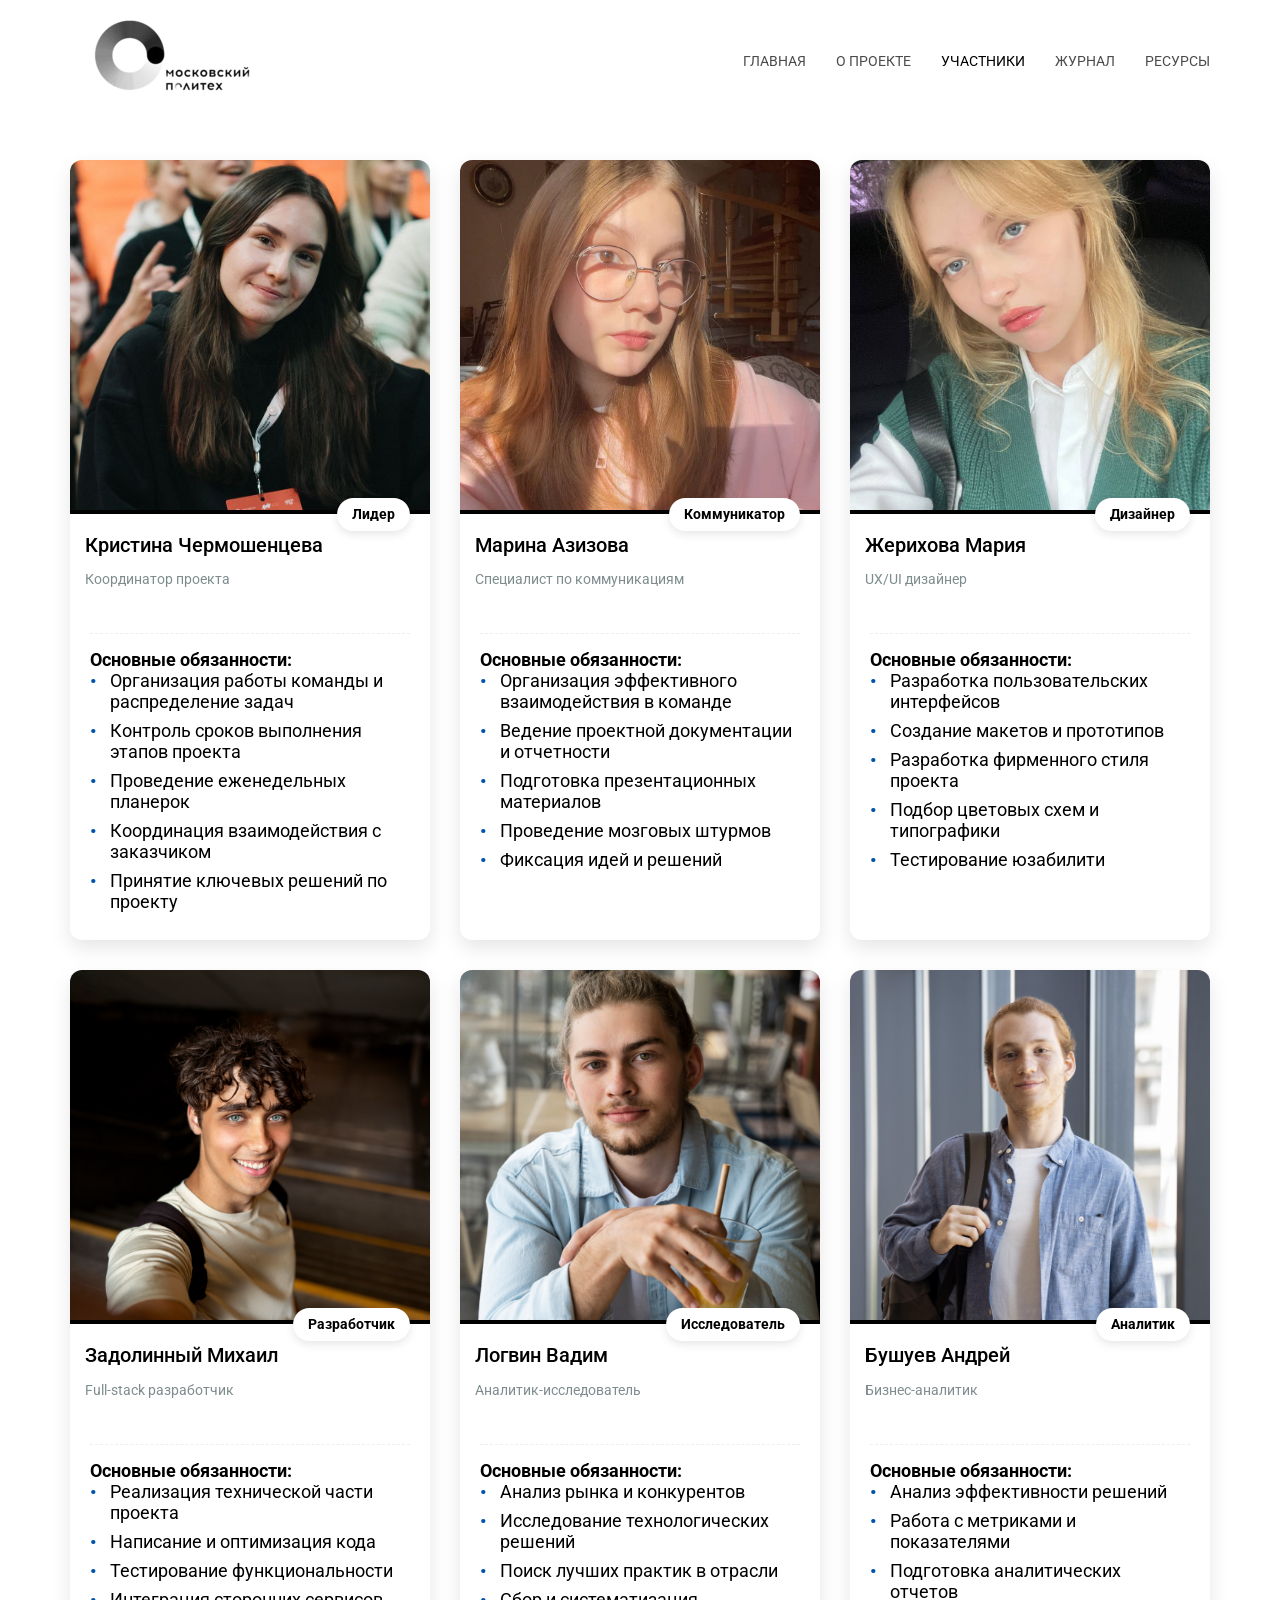
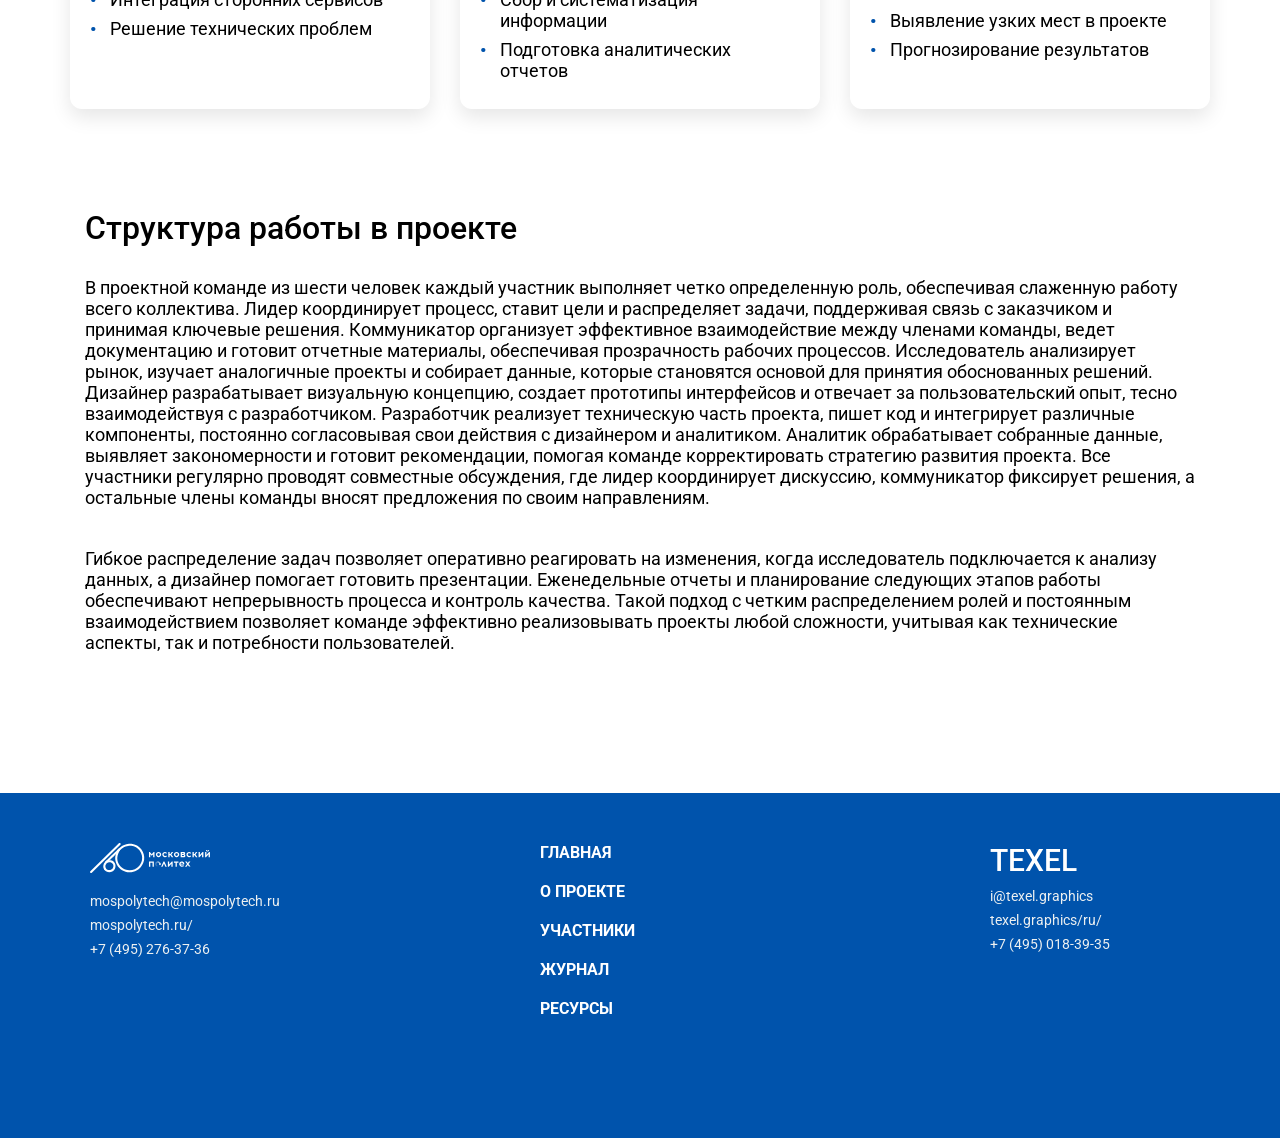
<file: members.html>
<!DOCTYPE html>
<html lang="en">
<head>
    <meta charset="UTF-8">
    <meta name="viewport" content="width=device-width, initial-scale=1.0">
    <title>Document</title>
    <link rel="stylesheet" href="./style.css">
    <script src="./DownloadImages.js"></script> 
</head>
<body>
    <header class="header">
        <div class="container">
            <img src="[data-uri]" data-src="./resources/logo.png" alt="Логотип" class="lazy-load header__logo">
            <nav class="header__nav">
                <ul class="header__list">
                    <li><a href="main.html">ГЛАВНАЯ</a></li>
                    <li><a href="about-project.html">О ПРОЕКТЕ</a></li>
                    <li><a class="active" href="#!">УЧАСТНИКИ</a></li>
                    <li><a href="log.html">ЖУРНАЛ</a></li>
                    <li><a href="links.html">РЕСУРСЫ</a></li>
                </ul>
            </nav>
        </div>
        
    </header>
    <div class="container">
        <div class="team">
                <!-- Участник 1 - Лидер -->
                <div class="member">
                    <img src="[data-uri]" data-src="./resources/участник1.png" alt="Кристина Чермошенцева" class="lazy-load member-photo role-leader">
                    <div class="member-header">
                        <span class="role role-leader">Лидер</span>
                        <h2 class="member-name">Кристина Чермошенцева</h2>
                        <p class="member-position">Координатор проекта</p>
                    </div>
                    <div class="member-body">
                        <div class="member-contribution">
                            <strong>Основные обязанности:</strong>
                            <ul>
                                <li>Организация работы команды и распределение задач</li>
                                <li>Контроль сроков выполнения этапов проекта</li>
                                <li>Проведение еженедельных планерок</li>
                                <li>Координация взаимодействия с заказчиком</li>
                                <li>Принятие ключевых решений по проекту</li>
                            </ul>
                        </div>
                    </div>
                </div>
                
                <!-- Участник 2 - Коммуникатор -->
                <div class="member">
                    <img src="[data-uri]" data-src="./resources/участник2.png" alt="Марина Азизова" class="lazy-load member-photo role-communicator">
                    <div class="member-header">
                        <span class="role role-communicator">Коммуникатор</span>
                        <h2 class="member-name">Марина Азизова</h2>
                        <p class="member-position">Специалист по коммуникациям</p>
                    </div>
                    <div class="member-body">
                        <div class="member-contribution">
                            <strong>Основные обязанности:</strong>
                            <ul>
                                <li>Организация эффективного взаимодействия в команде</li>
                                <li>Ведение проектной документации и отчетности</li>
                                <li>Подготовка презентационных материалов</li>
                                <li>Проведение мозговых штурмов</li>
                                <li>Фиксация идей и решений</li>
                            </ul>
                        </div>
                    </div>
                </div>
                
                <!-- Участник 3 - Дизайнер -->
                <div class="member">
                    <img src="[data-uri]" data-src="./resources/участник3.jfif" alt="Жерихова Мария" class="lazy-load member-photo role-designer">
                    <div class="member-header">
                        <span class="role role-designer">Дизайнер</span>
                        <h2 class="member-name">Жерихова Мария</h2>
                        <p class="member-position">UX/UI дизайнер</p>
                    </div>
                    <div class="member-body">
                        <div class="member-contribution">
                            <strong>Основные обязанности:</strong>
                            <ul>
                                <li>Разработка пользовательских интерфейсов</li>
                                <li>Создание макетов и прототипов</li>
                                <li>Разработка фирменного стиля проекта</li>
                                <li>Подбор цветовых схем и типографики</li>
                                <li>Тестирование юзабилити</li>
                            </ul>
                        </div>
                    </div>
                </div>
                
                <!-- Участник 4 - Разработчик -->
                <div class="member">
                    <img src="[data-uri]" data-src="./resources/участник4.jpg" alt="Задолинный Михаил" class="lazy-load member-photo role-developer">
                    <div class="member-header">
                        <span class="role role-developer">Разработчик</span>
                        <h2 class="member-name">Задолинный Михаил</h2>
                        <p class="member-position">Full-stack разработчик</p>
                    </div>
                    <div class="member-body">
                        <div class="member-contribution">
                            <strong>Основные обязанности:</strong>
                            <ul>
                                <li>Реализация технической части проекта</li>
                                <li>Написание и оптимизация кода</li>
                                <li>Тестирование функциональности</li>
                                <li>Интеграция сторонних сервисов</li>
                                <li>Решение технических проблем</li>
                            </ul>
                        </div>
                    </div>
                </div>
                
                <!-- Участник 5 - Исследователь -->
                <div class="member">
                    <img src="[data-uri]" data-src="./resources/участник5.jpg" alt="Логвин Вадим" class="lazy-load member-photo role-researcher">
                    <div class="member-header">
                        <span class="role role-researcher">Исследователь</span>
                        <h2 class="member-name">Логвин Вадим</h2>
                        <p class="member-position">Аналитик-исследователь</p>
                    </div>
                    <div class="member-body">
                        <div class="member-contribution">
                            <strong>Основные обязанности:</strong>
                            <ul>
                                <li>Анализ рынка и конкурентов</li>
                                <li>Исследование технологических решений</li>
                                <li>Поиск лучших практик в отрасли</li>
                                <li>Сбор и систематизация информации</li>
                                <li>Подготовка аналитических отчетов</li>
                            </ul>
                        </div>
                    </div>
                </div>
                
                <!-- Участник 6 - Аналитик -->
                <div class="member">
                    <img src="[data-uri]" data-src="./resources/участник6.jpg" alt="Бушуев Андрей" class="lazy-load member-photo role-analyst">
                    <div class="member-header">
                        <span class="role role-analyst">Аналитик</span>
                        <h2 class="member-name">Бушуев Андрей</h2>
                        <p class="member-position">Бизнес-аналитик</p>
                    </div>
                    <div class="member-body">
                        <div class="member-contribution">
                            <strong>Основные обязанности:</strong>
                            <ul>
                                <li>Анализ эффективности решений</li>
                                <li>Работа с метриками и показателями</li>
                                <li>Подготовка аналитических отчетов</li>
                                <li>Выявление узких мест в проекте</li>
                                <li>Прогнозирование результатов</li>
                            </ul>
                        </div>
                    </div>
                </div>
            </div>
        <!-- Структура работы в проекте -->
        <section class="annotation">
            <div class="container">
                <h2 class="title__formaintext">Структура работы в проекте</h2>
                <p class="annotation__desc">В проектной команде из шести человек каждый участник выполняет четко 
                    определенную роль, обеспечивая слаженную работу всего коллектива. Лидер координирует 
                    процесс, ставит цели и распределяет задачи, поддерживая связь с заказчиком и принимая 
                    ключевые решения. Коммуникатор организует эффективное взаимодействие между членами команды, 
                    ведет документацию и готовит отчетные материалы, обеспечивая прозрачность рабочих процессов.
                    Исследователь анализирует рынок, изучает аналогичные проекты и собирает данные, 
                    которые становятся основой для принятия обоснованных решений. Дизайнер разрабатывает 
                    визуальную концепцию, создает прототипы интерфейсов и отвечает за пользовательский опыт, 
                    тесно взаимодействуя с разработчиком. Разработчик реализует техническую часть проекта, 
                    пишет код и интегрирует различные компоненты, постоянно согласовывая свои действия с 
                    дизайнером и аналитиком. Аналитик обрабатывает собранные данные, выявляет 
                    закономерности и готовит рекомендации, помогая команде корректировать стратегию 
                    развития проекта. Все участники регулярно проводят совместные обсуждения, где лидер 
                    координирует дискуссию, коммуникатор фиксирует решения, а остальные члены команды 
                    вносят предложения по своим направлениям.</p>
                <p class="annotation__desc">Гибкое распределение задач позволяет оперативно 
                    реагировать на изменения, когда исследователь подключается к анализу данных, 
                    а дизайнер помогает готовить презентации. Еженедельные отчеты и планирование 
                    следующих этапов работы обеспечивают непрерывность процесса и контроль качества. 
                    Такой подход с четким распределением ролей и постоянным взаимодействием позволяет 
                    команде эффективно реализовывать проекты любой сложности, учитывая как технические аспекты, 
                    так и потребности пользователей.</p>
            </div>
        </section>
    </div>
    <footer>
        <div class="container">
            <div class="footer__container">
                <!-- Первая секция - логотип и контакты -->
                <div class="footer-section">
                    <img src="[data-uri]" data-src="./resources/mospolytech-logo-white.svg" alt="Основной логотип" width="300px" class="lazy-load logo">
                    <div class="footer-links">
                        <a href="mailto:mospolytech@mospolytech.ru">mospolytech@mospolytech.ru</a>
                        <a href="https://mospolytech.ru/" target="_blank">mospolytech.ru/</a>
                        <a href="tel:+7 (495) 276-37-36" target="_blank">+7 (495) 276-37-36</a>
                    </div>
                </div>
                
                <!-- Вторая секция - меню -->
                <div class="footer-section">
                    <nav class="footer-menu">
                        <a href="main.html">ГЛАВНАЯ</a>
                        <a href="about-project.html">О ПРОЕКТЕ</a>
                        <a href="members.html">УЧАСТНИКИ</a>
                        <a href="log.html">ЖУРНАЛ</a>
                        <a href="links.html">РЕСУРСЫ</a>
                    </nav>
                </div>
                
                <!-- Третья секция - второй логотип и контакты -->
                <div class="footer-section">
                    <p class="logo-texel">TEXEL</p>
                    <div class="footer-links">
                        <a href="mailto:i@texel.graphics">i@texel.graphics</a>
                        <a href="https://texel.graphics/ru/" target="_blank">texel.graphics/ru/</a>
                        <a href="tel:+7 (495) 018-39-35" target="_blank">+7 (495) 018-39-35</a>
                    </div>
                </div>
            </div>
        </div>
    </footer>    

</body>
</html>
</file>
<file: style.css>
/*- Основные стили */
@import url('https://fonts.googleapis.com/css2?family=Roboto:ital,wght@0,100..900;1,100..900&display=swap');
html, body{
    font-family: "Roboto", sans-serif;
    background-color: white;
    color: black;
    margin: 0;
    padding: 0;
}

a {
    color: black;
    text-decoration: none;
}

ul{
    list-style: none;
    padding: 0;
    margin: 0;
}

h1,h2,h3,h4,h5,h6{
    font-weight: 500;
    margin: 0;
}

.container{
    max-width: 1140px;
    margin-left: auto;
    margin-right: auto;
    padding: 0 15px;
}

/*- Шапка */

.header {
    background: #ffffff; 
    width: 100%; 
    padding: 10px 0;
}

.header .container{
    display: flex;
    justify-content: space-between;
    align-items: center;
}

.header__list {
    display: flex;
    gap: 30px;
}

.header__nav a {
    font-size: 14px;
    opacity: 0.7;
}


.header__nav a.active {
    opacity: 1;
}

/*- Приветственная секция */

.welcome {
    padding: 240px 0;
    background-image: url("./resources/welcome-bg5.png");
    background-repeat: no-repeat;
    background-size: cover;
    background-position: center;
}

.welcome__text {
    width: 700px;
}


.welcome__subtitle {
    font-size: 14px;
    letter-spacing: 0.1em;
}

.welcome__title {
    font-size: 58px;
}

.welcome__desc {
    margin: 40px 0;
    font-size: 18px;
    opacity: 0.7;
}

/*- Аннотация проекта */

.annotation__subtitle {
    font-size: 20px;
}

.annotation__subtitle__margin {
    margin-bottom: 15px;
    font-size: 20px;
}

.annotation {
    padding: 100px 0;
}
.annotation__title {
    margin-bottom: 40px;
    font-size: 58px;
}
.annotation__desc {
    margin-bottom: 40px;
    font-size: 18px;
}

.annotation__dark {
    padding: 100px 0;
    background-color: #0053ac;
    background-size: cover;
    background-position: center;
    color: #ffffff;
}

/*- Поддержка */

.support {
    padding: 100px;
}

.support__text {
    margin: 0;
    display: flex;
    flex-direction: column;
    text-align: center;
}

.support .container {
    display: flex;
    align-items: center;
    justify-content: space-between;
}

.support__text::before {
    content: url("./resources/quotes.png");
}

.support__desc {
    margin-bottom: 30px;
    font-weight: 500;
    font-size: 24px;
}

.support_author {
    font-style: normal;
}

.quotes__img {
    flex-direction: column;
}

/*- Подвал */

footer {
    background-color: #0053ac;
    color: white;
    padding-top: 50px;
    padding-bottom: 100px;
}

.footer-section {
    display: flex;
    flex-direction: column;
    margin: 0 20px;
    min-width: 200px;
}
    
.logo {
    width: 120px;
    margin-bottom: 20px;
}

.footer-links {
    display: flex;
    flex-direction: column;
}
        
.footer-links a {
    color: #ecf0f1;
    margin-bottom: 8px;
    font-size: 14px;
    transition: color 0.3s;
}

.footer-menu {
    display: flex;
    flex-direction: column;
}

.footer-menu a {
    color: white;
    margin-bottom: 20px;
    font-size: 16px;
    font-weight: bold;
    transition: color 0.3s;
}

.logo-secondary {
    width: 100px;
    margin-bottom: 20px;
}

.footer__container {
    display: flex;
    flex-direction: row;
    justify-content: space-between;
}

.footer .container{
    display: flex;
    justify-content: space-between;
    align-items: center;
}

.logo-texel{
    font-weight: 500;
    font-size: 30px;
    margin-bottom: 10px;
    margin-top: 0;
}

.hero {
    position: relative;
    height: 400px;
    background: url('https://via.placeholder.com/1140x400') no-repeat center center;
    background-size: cover;
    display: flex;
    align-items: center;
    justify-content: center;
    text-align: center;
    color: white;
    
}

.hero::before {
    content: '';
    position: absolute;
    top: 0;
    left: 0;
    width: 100%;
    height: 100%;
    background-color: rgba(0, 0, 0, 0.5);
}

.hero-content {
    position: relative;
    z-index: 1;
    max-width: 800px;
    padding: 0 20px;
}

.hero h1 {
    font-size: 42px;
    margin-bottom: 20px;
}

/* Блок 4: Картинка + текст */
.image-text-section {
    display: flex;
    align-items: center;
    gap: 40px;
    padding: 60px 0;
}
.content-wrapper {
    display: flex;
    flex-direction: row;
    justify-content: space-between;
}

.image-text-section .text-content {
    flex: 1;
}

.image-text-section .image-content {
    flex: 1;
}

.text-content p{
    font-size: 18px;
}
.text-content h4{
    font-size: 20px;
}

.image-text-section img {
    width: 100%;
    border-radius: 8px;
    box-shadow: 0 5px 15px rgba(0, 0, 0, 0.1);
}

/* Блок 5: Еще текст с описанием */

.title__formaintext{
    font-size: 32px;
    margin-bottom: 30px;
}

/* Участники */

.team {
    display: grid;
    grid-template-columns: repeat(auto-fit, minmax(350px, 1fr));
    gap: 30px;
    margin-top: 40px;
}

.member {
    border-radius: 12px;
    overflow: hidden;
    box-shadow: 0 8px 20px rgba(0, 0, 0, 0.1);
    transition: all 0.3s ease;
    position: relative;
}

.member:hover {
    transform: translateY(-8px);
    box-shadow: 0 12px 25px rgba(0, 0, 0, 0.15);
}

.member-photo {
    width: 100%;
    height: 350px;
    object-fit: cover;
    border-bottom: 4px solid;
}

.member-header {
    padding: 15px;
    position: relative;
}

.role {
    position: absolute;
    top: -20px;
    right: 20px;
    background: white;
    padding: 8px 15px;
    border-radius: 20px;
    font-size: 0.9rem;
    font-weight: bold;
    box-shadow: 0 3px 10px rgba(0, 0, 0, 0.1);
}

.member-name {
    font-size: 20px;
    margin-bottom: 5px;
}

.member-position {
    color: #7f8c8d;
    font-size: 0.9rem;
    margin-bottom: 15px;
}

.member-body {
    padding: 0 20px 20px;
}

.member-contribution {
    margin-top: 15px;
    padding-top: 15px;
    border-top: 1px dashed #eee;
    font-size: 18px;
}

.member-contribution li {
    margin-bottom: 8px;
    position: relative;
    padding-left: 20px;
    font-size: 18px;
}

.member-contribution li:before {
    content: "•";
    color: #0053ac;
    font-weight: bold;
    position: absolute;
    left: 0;
}

/* Журнал */

.news-container {
    display: flex;
    flex-direction: column;
    gap: 40px;
}

.news-post {
    display: flex;
    background: white;
    border-radius: 10px;
    overflow: hidden;
    box-shadow: 0 4px 8px rgba(0,0,0,0.1);
    transition: transform 0.3s ease;
}

.news-post:hover {
    transform: translateY(-5px);
}

.news-image {
    flex: 0 0 40%;
    max-width: 40%;
}

.news-image img {
    width: 100%;
    height: 100%;
    object-fit: cover;
}

.news-content {
    flex: 1;
    padding: 30px;
}

.news-content .annotation__subtitle{
    color: #0053ac;
}


.img__prototype{
    border-radius: 20px;
    margin-bottom: 150px;
}

/* Ресурсы */

.partner-link {
    color: #0066cc; 
    text-decoration: none; 
    font-weight: normal; 
}

.partner-link:hover {
    text-decoration: underline; 
}

.partner-block {
    font-size: 18px;
    margin-bottom: 15px;
}

/* Слайдер */ 
.slider {
    position: relative;
    max-width: 800px;
    margin: 0 auto;
    overflow: hidden;
    height: 500px; 
}
.slides {
    display: flex;
    height: 100%;
    transition: transform 0.5s ease;
}   
.slide {
    min-width: 100%;
    height: 100%;
    position: relative;
    display: none;
}   
.slide.active {
    display: block;
}   
.slide img {
    width: 100%;
    height: 100%;
    object-fit: cover;
    display: block;
}   
.slider-btn {
    position: absolute;
    top: 50%;
    transform: translateY(-50%);
    background: rgba(0,0,0,0.5);
    color: white;
    border: none;
    padding: 10px 15px;
    cursor: pointer;
    z-index: 10;
    font-size: 24px;
}   
.slider-btn.prev { left: 10px; }
.slider-btn.next { right: 10px; }
.d  ots {
    position: absolute;
    bottom: 20px;
    left: 50%;
    transform: translateX(-50%);
    display: flex;
    gap: 10px;
    z-index: 10;
}   
.dot {
    width: 12px;
    height: 12px;
    border-radius: 50%;
    background: rgba(255,255,255,0.5);
    cursor: pointer;
    transition: background 0.3s;
}
.dot.active { background: white; }
</file>
